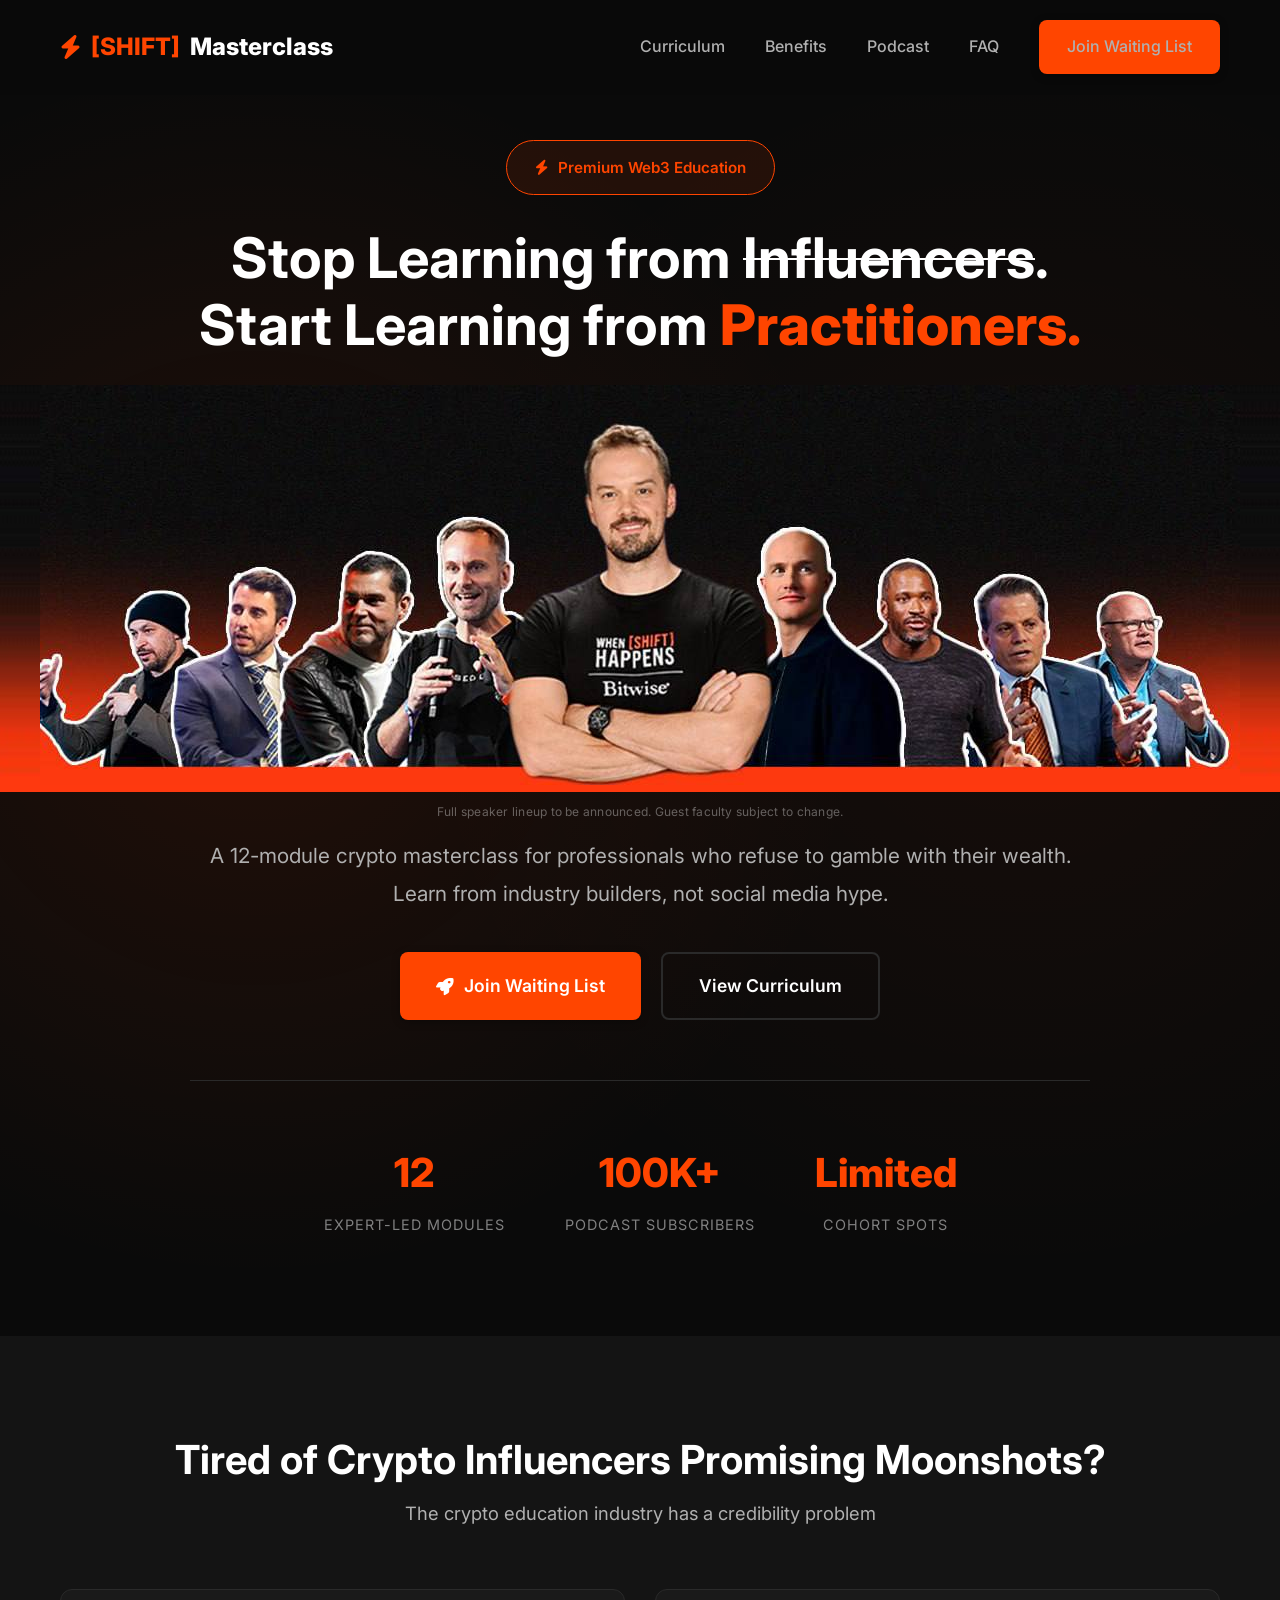
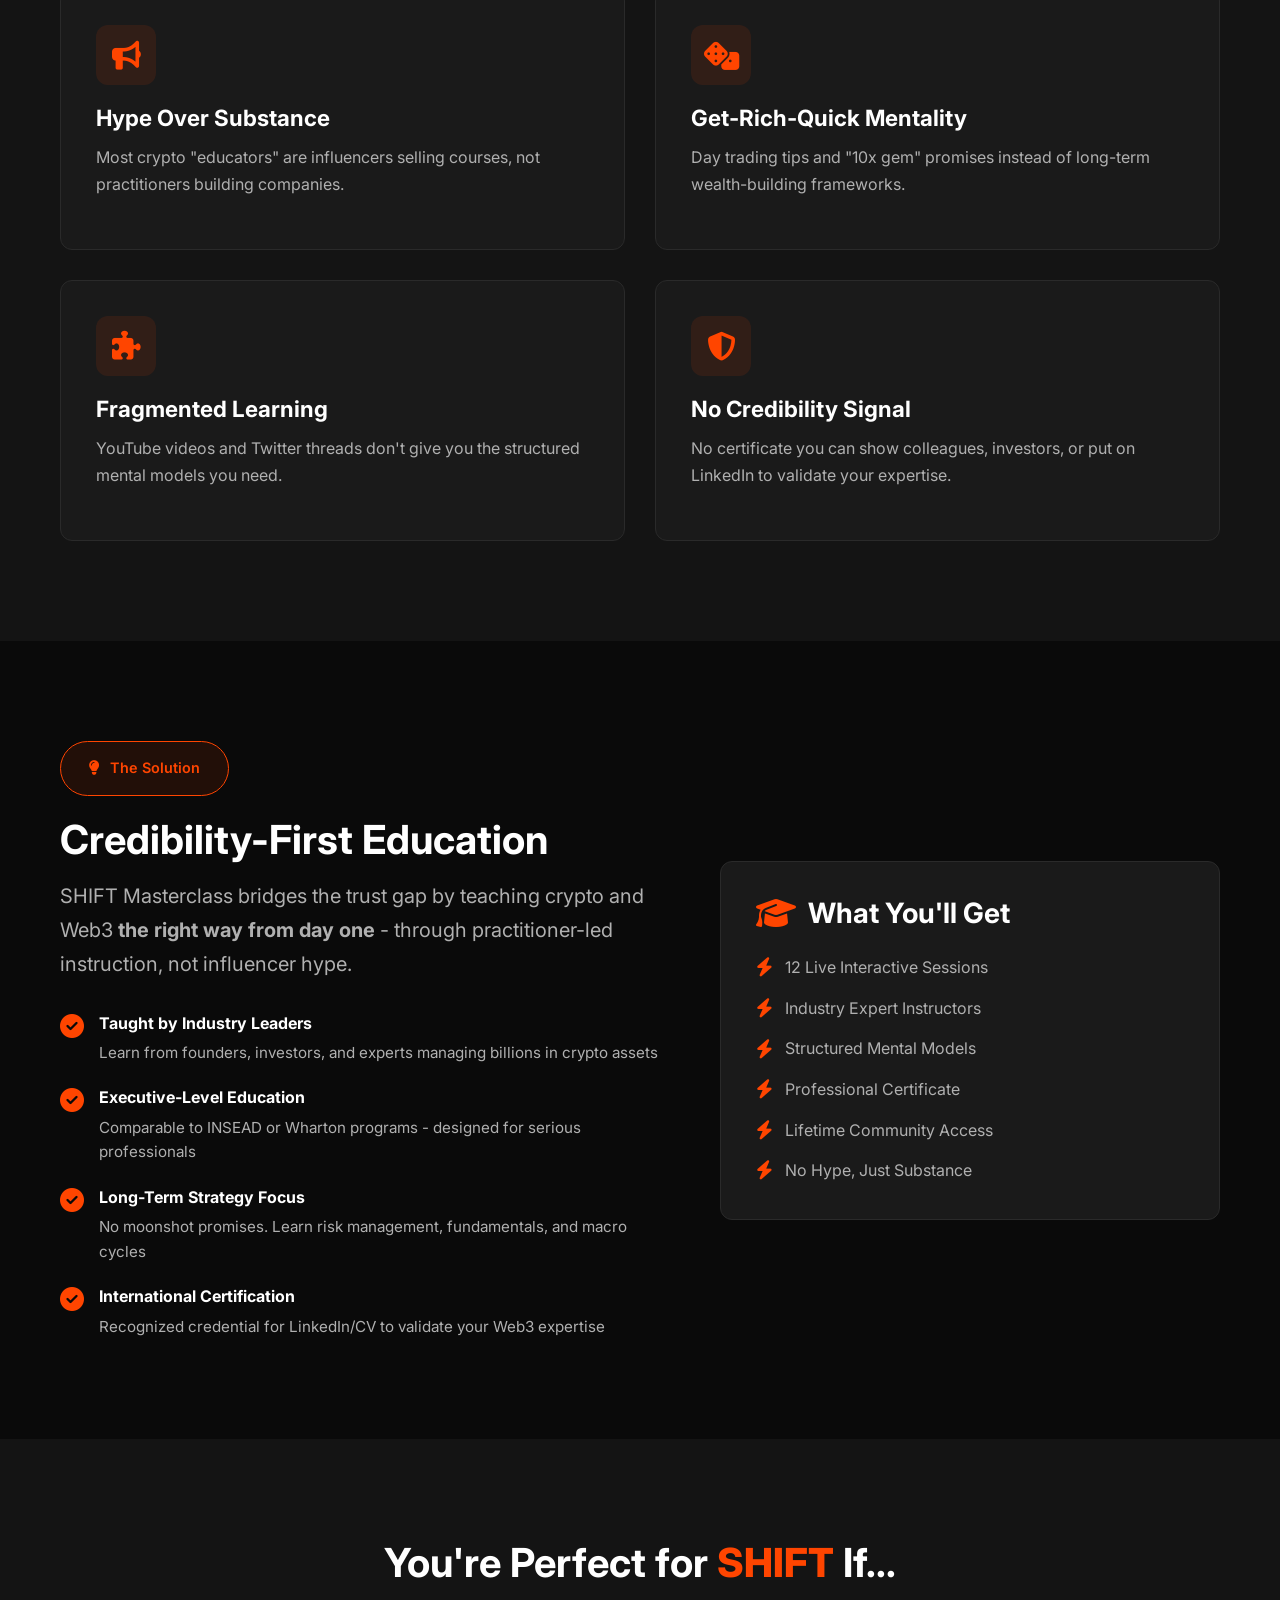
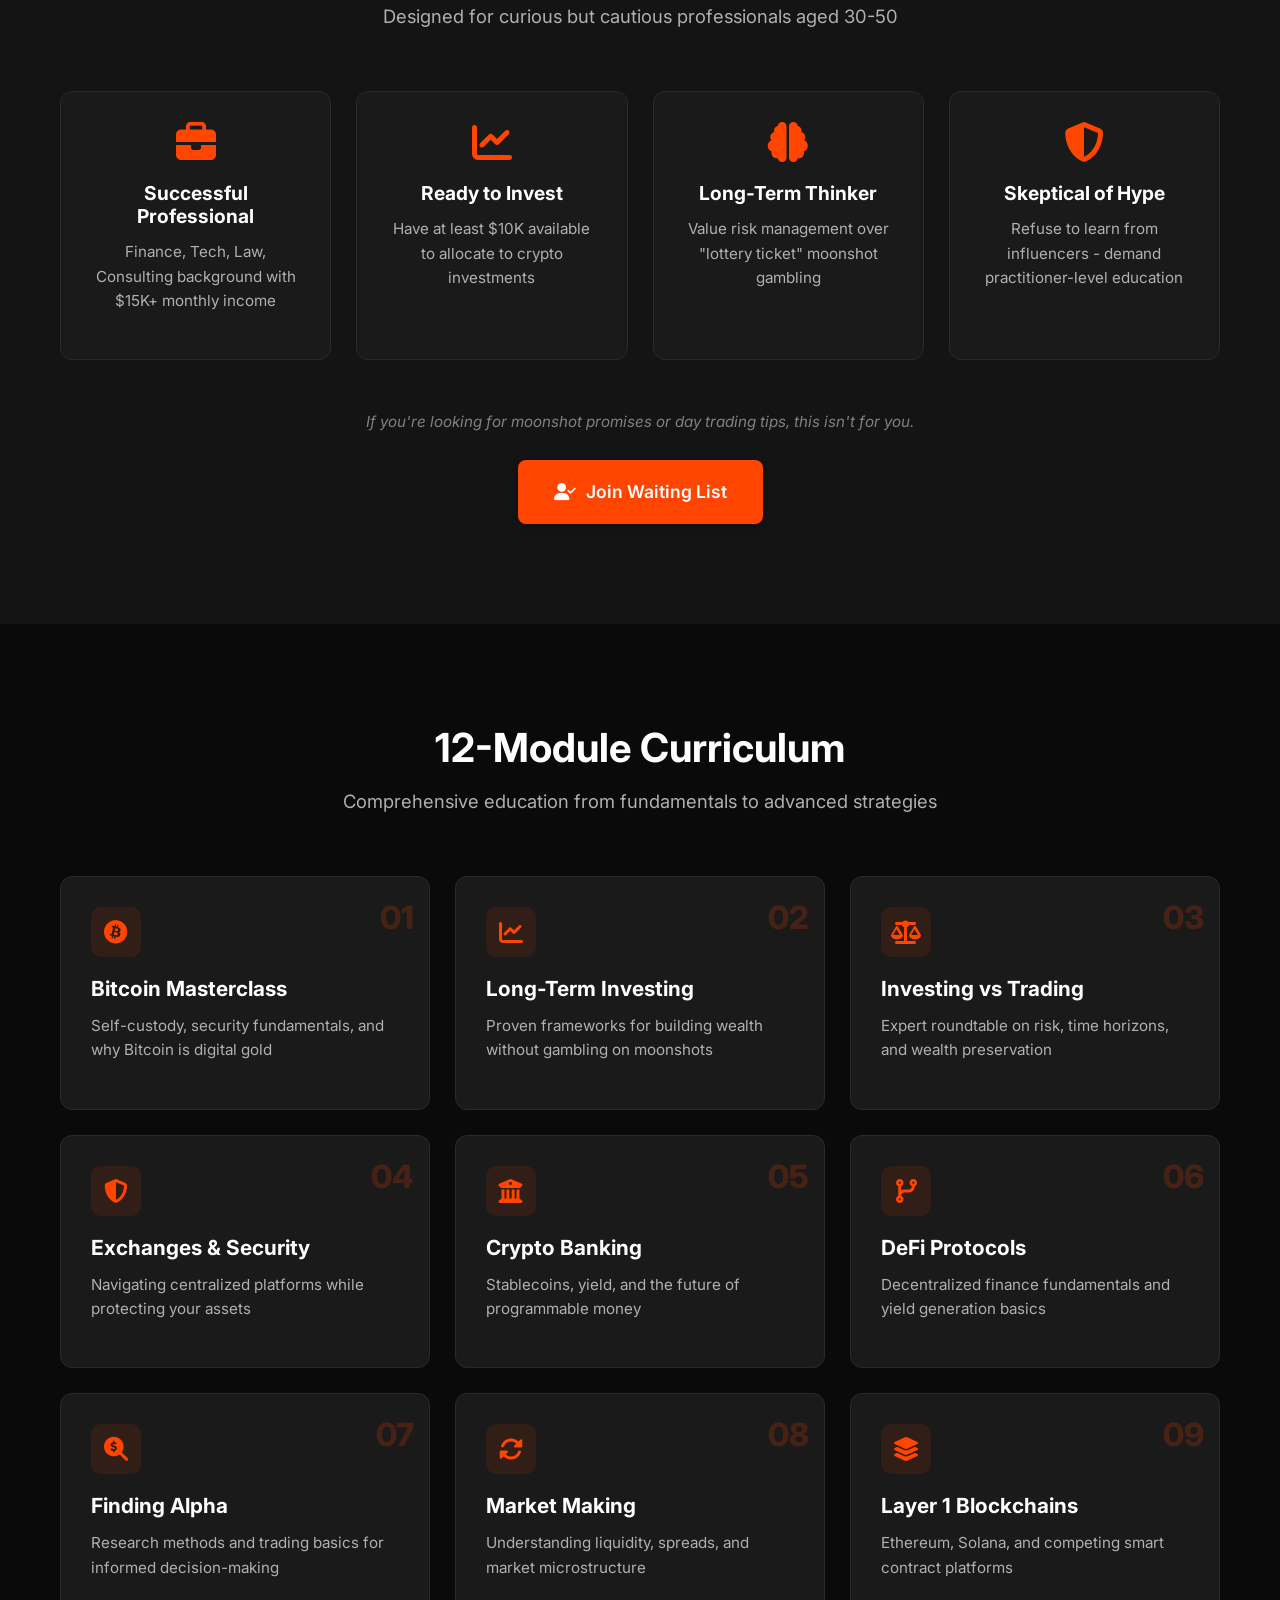
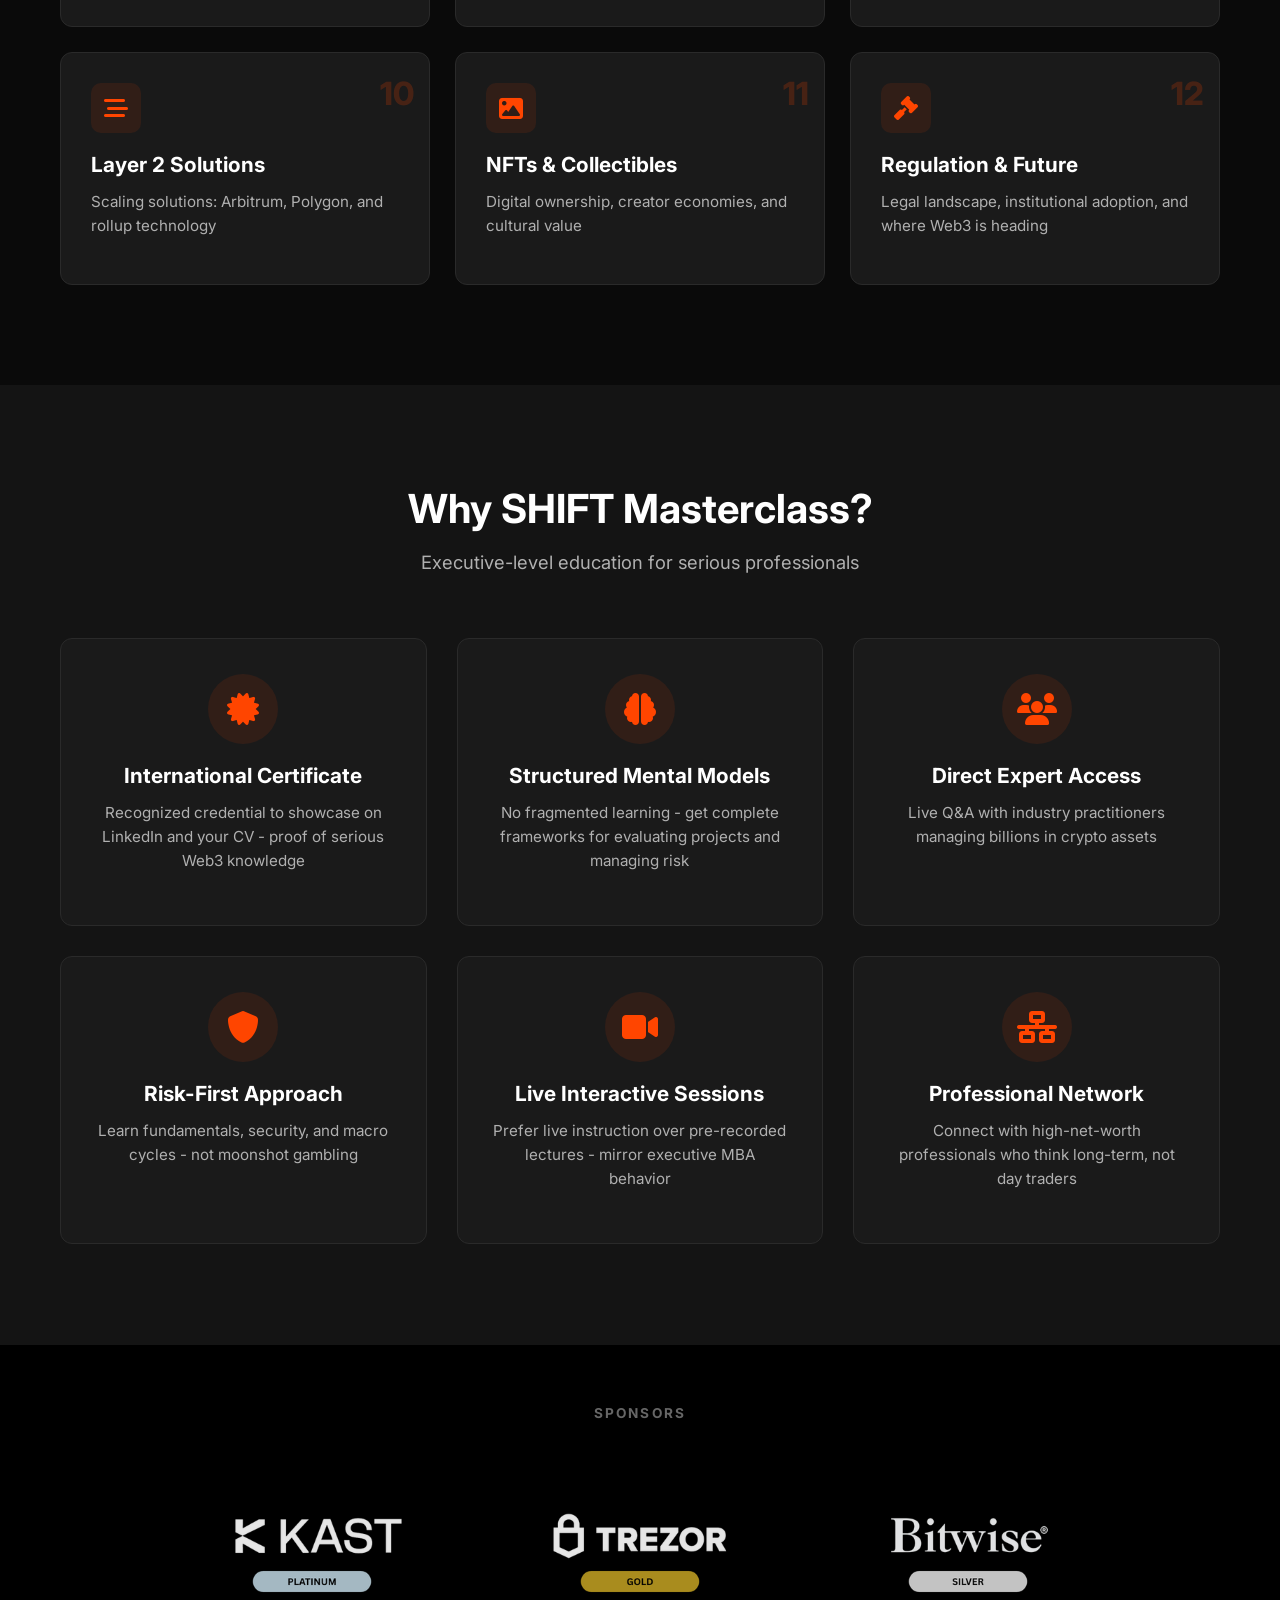
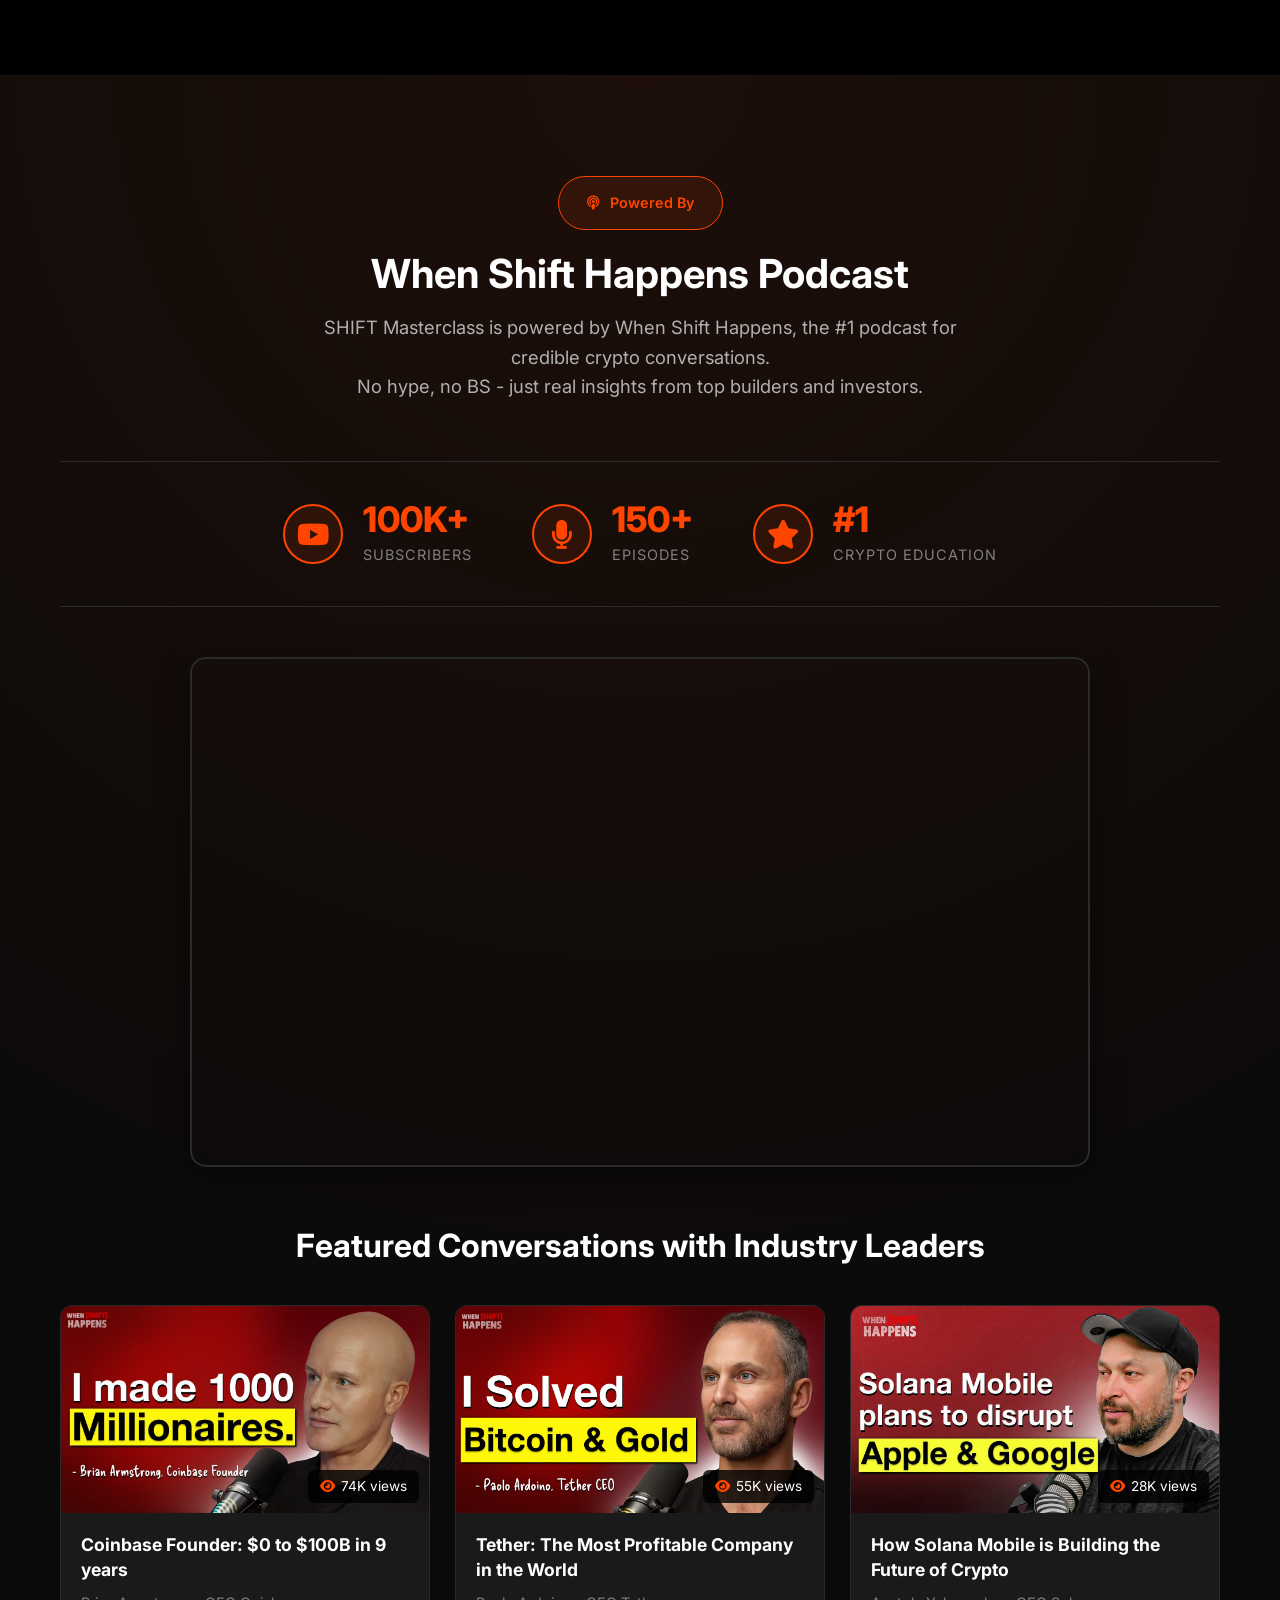
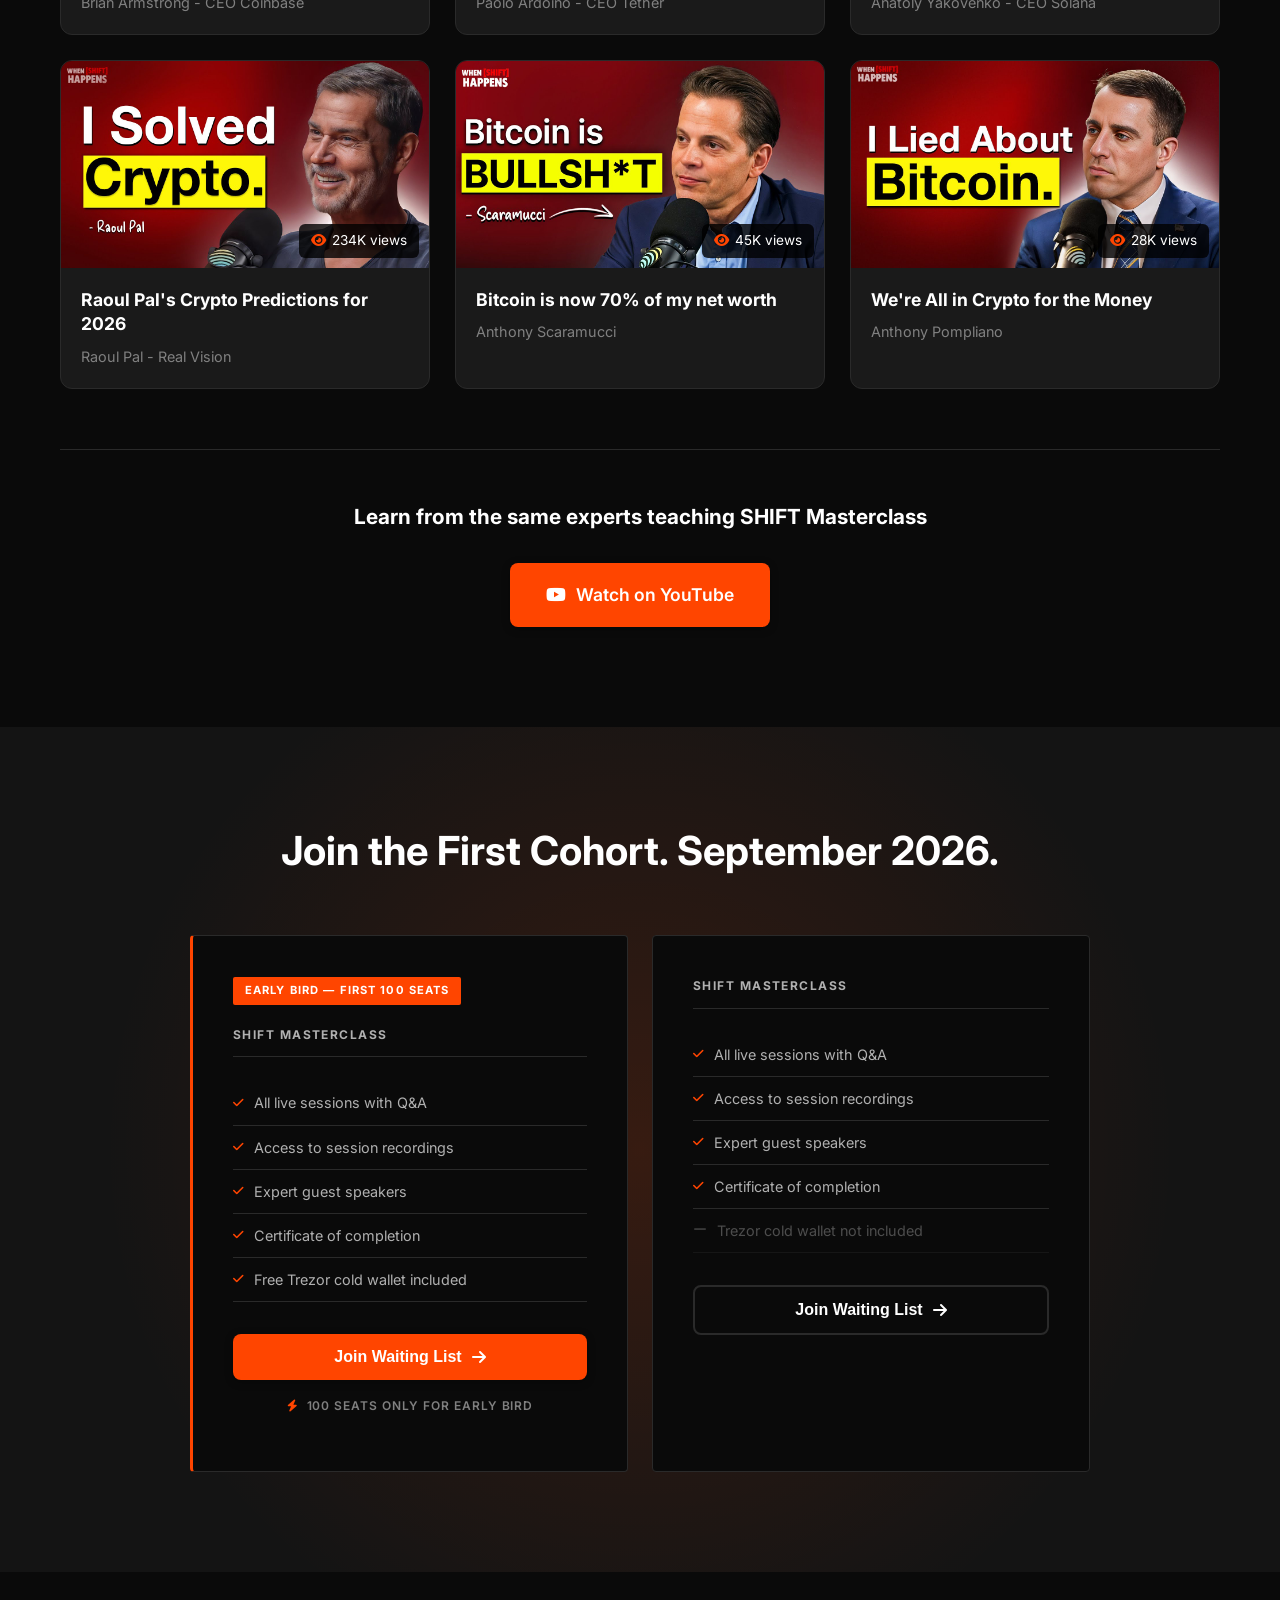
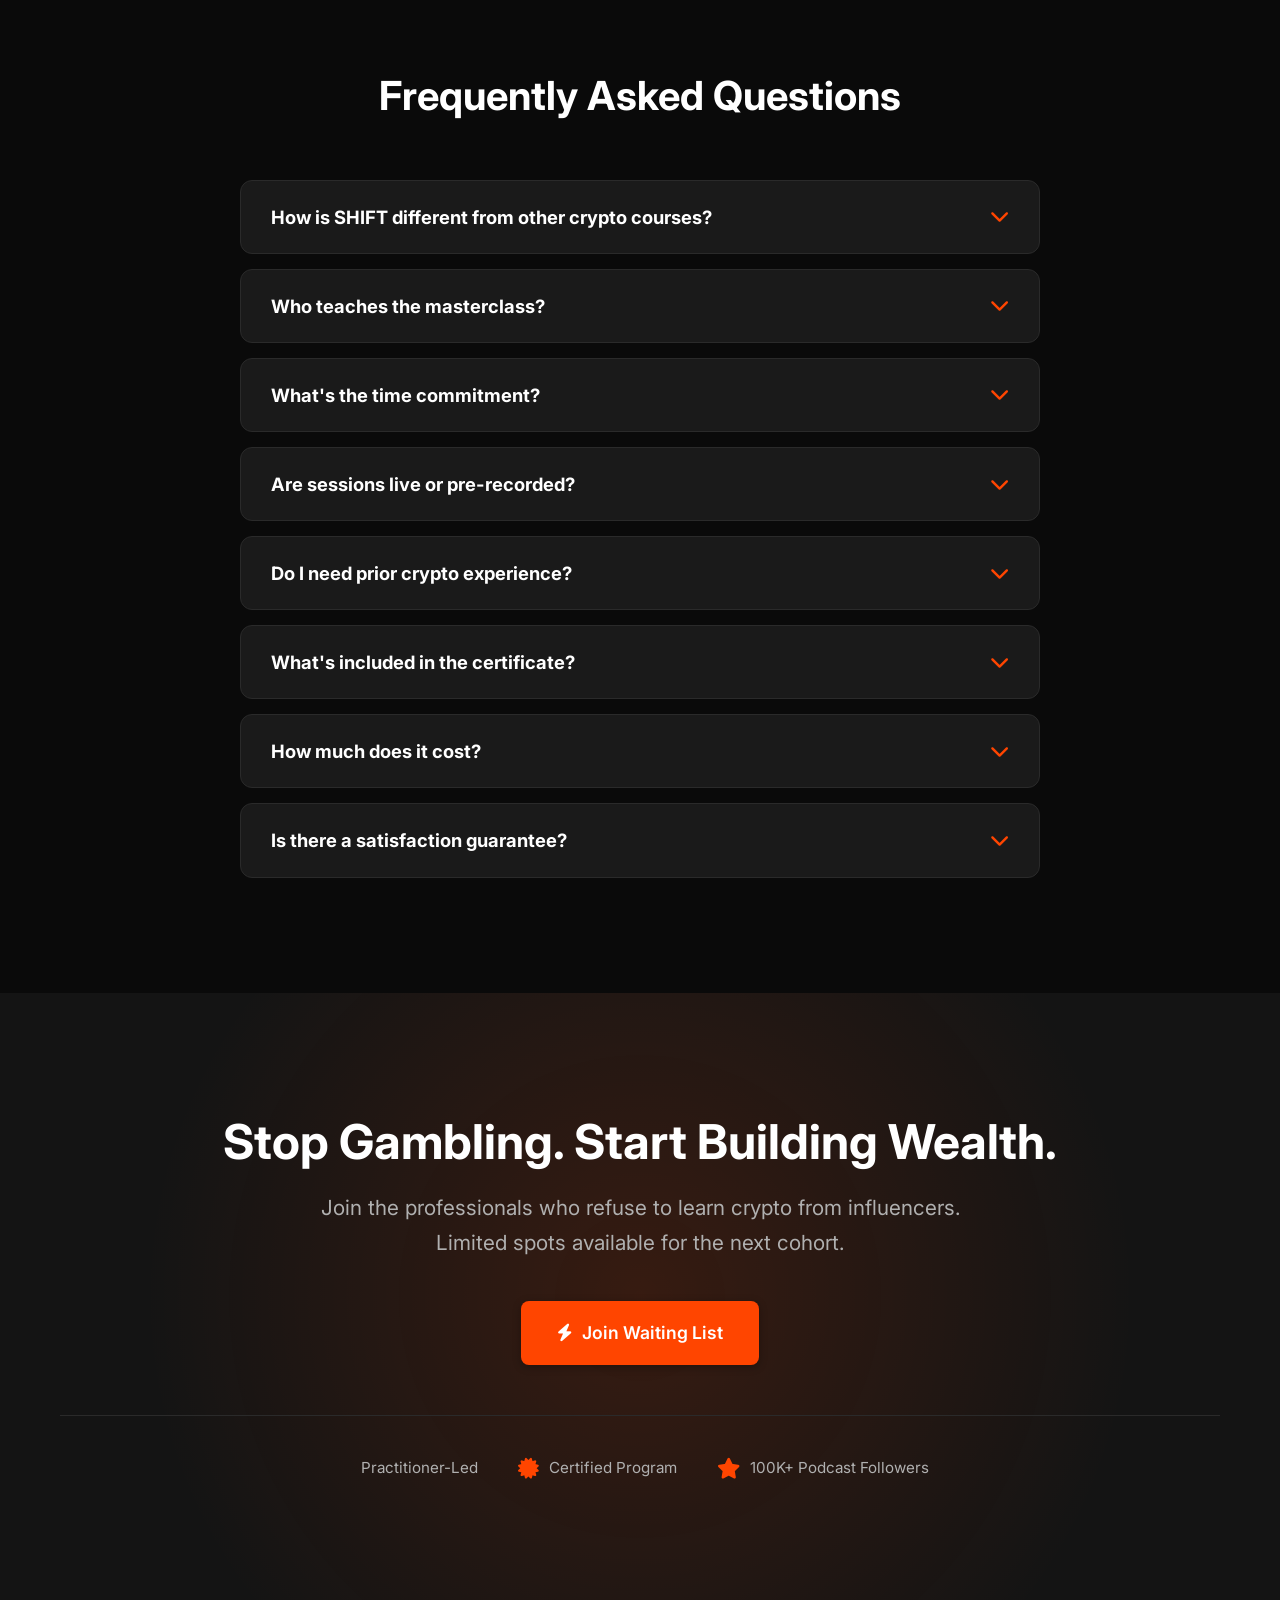
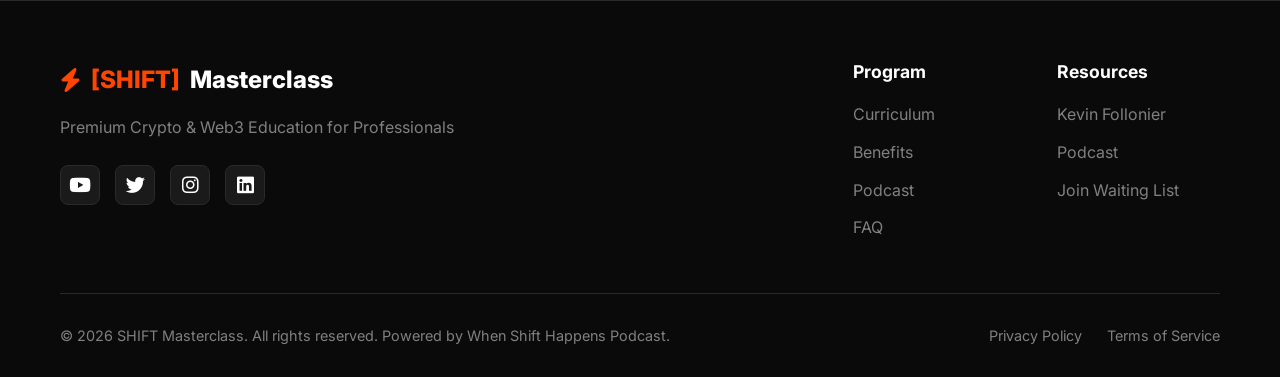
<file: index.html>
<!DOCTYPE html>
<html lang="en">
<head>
    <meta charset="UTF-8">
    <meta name="viewport" content="width=device-width, initial-scale=1.0">
    <title>SHIFT Masterclass - Premium Crypto & Web3 Education for Professionals</title>
    <meta name="description" content="Stop learning from influencers. Start learning from practitioners. Premium crypto education powered by the When Shift Happens podcast.">
    <link rel="stylesheet" href="css/style.css">
    <link rel="stylesheet" href="https://cdnjs.cloudflare.com/ajax/libs/font-awesome/6.4.0/css/all.min.css">
    <link rel="preconnect" href="https://fonts.googleapis.com">
    <link rel="preconnect" href="https://fonts.gstatic.com" crossorigin>
    <link href="https://fonts.googleapis.com/css2?family=Inter:wght@300;400;500;600;700;800;900&display=swap" rel="stylesheet">
</head>
<body>
    <!-- Navigation -->
    <nav class="navbar" id="navbar">
        <div class="container">
            <div class="nav-content">
                <a href="#" class="logo">
                    <i class="fas fa-bolt"></i>
                    <span class="shift-text">[SHIFT]</span> Masterclass
                </a>
                <button class="mobile-menu-toggle" id="mobileMenuToggle">
                    <span></span>
                    <span></span>
                    <span></span>
                </button>
                <ul class="nav-links" id="navLinks">
                    <li><a href="#curriculum">Curriculum</a></li>
                    <li><a href="#benefits">Benefits</a></li>
                    <li><a href="#podcast">Podcast</a></li>
                    <li><a href="#faq">FAQ</a></li>
                    <li><a href="#pricing" class="btn btn-primary">Join Waiting List</a></li>
                </ul>
            </div>
        </div>
    </nav>

    <!-- Hero Section -->
    <section class="hero" id="hero">
        <div class="container">
            <div class="hero-content">
                <div class="hero-badge">
                    <i class="fas fa-bolt"></i> Premium Web3 Education
                </div>
                <h1 class="hero-title">
                    Stop Learning from <span class="strikethrough">Influencers</span>.<br>
                    Start Learning from <span class="shift-text">Practitioners.</span>
                </h1>
                <div class="hero-guests">
                    <img src="images/speakers-banner.jpg" alt="SHIFT Masterclass featured guests">
                </div>
                <p class="speaker-disclaimer">Full speaker lineup to be announced. Guest faculty subject to change.</p>
                <p class="hero-subtitle">
                    A 12-module crypto masterclass for professionals who refuse to gamble with their wealth. 
                    Learn from industry builders, not social media hype.
                </p>
                <div class="hero-cta">
                    <a href="#pricing" class="btn btn-primary btn-large">
                        <i class="fas fa-rocket"></i> Join Waiting List
                    </a>
                    <a href="#curriculum" class="btn btn-secondary btn-large">
                        View Curriculum
                    </a>
                </div>
                <div class="hero-stats">
                    <div class="stat">
                        <div class="stat-number">12</div>
                        <div class="stat-label">Expert-Led Modules</div>
                    </div>
                    <div class="stat">
                        <div class="stat-number">100K+</div>
                        <div class="stat-label">Podcast Subscribers</div>
                    </div>
                    <div class="stat">
                        <div class="stat-number">Limited</div>
                        <div class="stat-label">Cohort Spots</div>
                    </div>
                </div>
            </div>
        </div>
    </section>

    <!-- Problem Section -->
    <section class="problem" id="problem">
        <div class="container">
            <div class="section-header">
                <h2 class="section-title">Tired of Crypto Influencers Promising Moonshots?</h2>
                <p class="section-subtitle">The crypto education industry has a credibility problem</p>
            </div>
            <div class="problem-grid">
                <div class="problem-card">
                    <div class="problem-icon">
                        <i class="fas fa-bullhorn"></i>
                    </div>
                    <h3>Hype Over Substance</h3>
                    <p>Most crypto "educators" are influencers selling courses, not practitioners building companies.</p>
                </div>
                <div class="problem-card">
                    <div class="problem-icon">
                        <i class="fas fa-dice"></i>
                    </div>
                    <h3>Get-Rich-Quick Mentality</h3>
                    <p>Day trading tips and "10x gem" promises instead of long-term wealth-building frameworks.</p>
                </div>
                <div class="problem-card">
                    <div class="problem-icon">
                        <i class="fas fa-puzzle-piece"></i>
                    </div>
                    <h3>Fragmented Learning</h3>
                    <p>YouTube videos and Twitter threads don't give you the structured mental models you need.</p>
                </div>
                <div class="problem-card">
                    <div class="problem-icon">
                        <i class="fas fa-shield-alt"></i>
                    </div>
                    <h3>No Credibility Signal</h3>
                    <p>No certificate you can show colleagues, investors, or put on LinkedIn to validate your expertise.</p>
                </div>
            </div>
        </div>
    </section>

    <!-- Solution Section -->
    <section class="solution" id="solution">
        <div class="container">
            <div class="solution-content">
                <div class="solution-text">
                    <div class="section-badge">
                        <i class="fas fa-lightbulb"></i> The Solution
                    </div>
                    <h2 class="section-title">Credibility-First Education</h2>
                    <p class="lead">
                        SHIFT Masterclass bridges the trust gap by teaching crypto and Web3 
                        <strong>the right way from day one</strong> - through practitioner-led instruction, 
                        not influencer hype.
                    </p>
                    <div class="solution-features">
                        <div class="feature-item">
                            <i class="fas fa-check-circle"></i>
                            <div>
                                <strong>Taught by Industry Leaders</strong>
                                <p>Learn from founders, investors, and experts managing billions in crypto assets</p>
                            </div>
                        </div>
                        <div class="feature-item">
                            <i class="fas fa-check-circle"></i>
                            <div>
                                <strong>Executive-Level Education</strong>
                                <p>Comparable to INSEAD or Wharton programs - designed for serious professionals</p>
                            </div>
                        </div>
                        <div class="feature-item">
                            <i class="fas fa-check-circle"></i>
                            <div>
                                <strong>Long-Term Strategy Focus</strong>
                                <p>No moonshot promises. Learn risk management, fundamentals, and macro cycles</p>
                            </div>
                        </div>
                        <div class="feature-item">
                            <i class="fas fa-check-circle"></i>
                            <div>
                                <strong>International Certification</strong>
                                <p>Recognized credential for LinkedIn/CV to validate your Web3 expertise</p>
                            </div>
                        </div>
                    </div>
                </div>
                <div class="solution-image">
                    <div class="solution-card">
                        <div class="card-header">
                            <i class="fas fa-graduation-cap"></i>
                            <h3>What You'll Get</h3>
                        </div>
                        <ul class="checklist">
                            <li><i class="fas fa-bolt"></i> 12 Live Interactive Sessions</li>
                            <li><i class="fas fa-bolt"></i> Industry Expert Instructors</li>
                            <li><i class="fas fa-bolt"></i> Structured Mental Models</li>
                            <li><i class="fas fa-bolt"></i> Professional Certificate</li>
                            <li><i class="fas fa-bolt"></i> Lifetime Community Access</li>
                            <li><i class="fas fa-bolt"></i> No Hype, Just Substance</li>
                        </ul>
                    </div>
                </div>
            </div>
        </div>
    </section>

    <!-- Target Audience Section -->
    <section class="audience" id="audience">
        <div class="container">
            <div class="section-header">
                <h2 class="section-title">You're Perfect for <span class="shift-text">SHIFT</span> If...</h2>
                <p class="section-subtitle">Designed for curious but cautious professionals aged 30-50</p>
            </div>
            <div class="audience-grid">
                <div class="audience-card">
                    <i class="fas fa-briefcase"></i>
                    <h3>Successful Professional</h3>
                    <p>Finance, Tech, Law, Consulting background with $15K+ monthly income</p>
                </div>
                <div class="audience-card">
                    <i class="fas fa-chart-line"></i>
                    <h3>Ready to Invest</h3>
                    <p>Have at least $10K available to allocate to crypto investments</p>
                </div>
                <div class="audience-card">
                    <i class="fas fa-brain"></i>
                    <h3>Long-Term Thinker</h3>
                    <p>Value risk management over "lottery ticket" moonshot gambling</p>
                </div>
                <div class="audience-card">
                    <i class="fas fa-shield-halved"></i>
                    <h3>Skeptical of Hype</h3>
                    <p>Refuse to learn from influencers - demand practitioner-level education</p>
                </div>
            </div>
            <div class="audience-cta">
                <p class="disclaimer">If you're looking for moonshot promises or day trading tips, this isn't for you.</p>
                <a href="#pricing" class="btn btn-primary btn-large">
                    <i class="fas fa-user-check"></i> Join Waiting List
                </a>
            </div>
        </div>
    </section>

    <!-- Curriculum Section -->
    <section class="curriculum" id="curriculum">
        <div class="container">
            <div class="section-header">
                <h2 class="section-title">12-Module Curriculum</h2>
                <p class="section-subtitle">Comprehensive education from fundamentals to advanced strategies</p>
            </div>
            <div class="curriculum-grid">
                <div class="module-card">
                    <div class="module-number">01</div>
                    <div class="module-icon"><i class="fab fa-bitcoin"></i></div>
                    <h3>Bitcoin Masterclass</h3>
                    <p>Self-custody, security fundamentals, and why Bitcoin is digital gold</p>
                </div>
                <div class="module-card">
                    <div class="module-number">02</div>
                    <div class="module-icon"><i class="fas fa-chart-line"></i></div>
                    <h3>Long-Term Investing</h3>
                    <p>Proven frameworks for building wealth without gambling on moonshots</p>
                </div>
                <div class="module-card">
                    <div class="module-number">03</div>
                    <div class="module-icon"><i class="fas fa-balance-scale"></i></div>
                    <h3>Investing vs Trading</h3>
                    <p>Expert roundtable on risk, time horizons, and wealth preservation</p>
                </div>
                <div class="module-card">
                    <div class="module-number">04</div>
                    <div class="module-icon"><i class="fas fa-shield-alt"></i></div>
                    <h3>Exchanges & Security</h3>
                    <p>Navigating centralized platforms while protecting your assets</p>
                </div>
                <div class="module-card">
                    <div class="module-number">05</div>
                    <div class="module-icon"><i class="fas fa-university"></i></div>
                    <h3>Crypto Banking</h3>
                    <p>Stablecoins, yield, and the future of programmable money</p>
                </div>
                <div class="module-card">
                    <div class="module-number">06</div>
                    <div class="module-icon"><i class="fas fa-code-branch"></i></div>
                    <h3>DeFi Protocols</h3>
                    <p>Decentralized finance fundamentals and yield generation basics</p>
                </div>
                <div class="module-card">
                    <div class="module-number">07</div>
                    <div class="module-icon"><i class="fas fa-search-dollar"></i></div>
                    <h3>Finding Alpha</h3>
                    <p>Research methods and trading basics for informed decision-making</p>
                </div>
                <div class="module-card">
                    <div class="module-number">08</div>
                    <div class="module-icon"><i class="fas fa-sync-alt"></i></div>
                    <h3>Market Making</h3>
                    <p>Understanding liquidity, spreads, and market microstructure</p>
                </div>
                <div class="module-card">
                    <div class="module-number">09</div>
                    <div class="module-icon"><i class="fas fa-layer-group"></i></div>
                    <h3>Layer 1 Blockchains</h3>
                    <p>Ethereum, Solana, and competing smart contract platforms</p>
                </div>
                <div class="module-card">
                    <div class="module-number">10</div>
                    <div class="module-icon"><i class="fas fa-stream"></i></div>
                    <h3>Layer 2 Solutions</h3>
                    <p>Scaling solutions: Arbitrum, Polygon, and rollup technology</p>
                </div>
                <div class="module-card">
                    <div class="module-number">11</div>
                    <div class="module-icon"><i class="fas fa-image"></i></div>
                    <h3>NFTs & Collectibles</h3>
                    <p>Digital ownership, creator economies, and cultural value</p>
                </div>
                <div class="module-card">
                    <div class="module-number">12</div>
                    <div class="module-icon"><i class="fas fa-gavel"></i></div>
                    <h3>Regulation & Future</h3>
                    <p>Legal landscape, institutional adoption, and where Web3 is heading</p>
                </div>
            </div>
        </div>
    </section>

    <!-- Benefits Section -->
    <section class="benefits" id="benefits">
        <div class="container">
            <div class="section-header">
                <h2 class="section-title">Why SHIFT Masterclass?</h2>
                <p class="section-subtitle">Executive-level education for serious professionals</p>
            </div>
            <div class="benefits-grid">
                <div class="benefit-card">
                    <div class="benefit-icon">
                        <i class="fas fa-certificate"></i>
                    </div>
                    <h3>International Certificate</h3>
                    <p>Recognized credential to showcase on LinkedIn and your CV - proof of serious Web3 knowledge</p>
                </div>
                <div class="benefit-card">
                    <div class="benefit-icon">
                        <i class="fas fa-brain"></i>
                    </div>
                    <h3>Structured Mental Models</h3>
                    <p>No fragmented learning - get complete frameworks for evaluating projects and managing risk</p>
                </div>
                <div class="benefit-card">
                    <div class="benefit-icon">
                        <i class="fas fa-users"></i>
                    </div>
                    <h3>Direct Expert Access</h3>
                    <p>Live Q&A with industry practitioners managing billions in crypto assets</p>
                </div>
                <div class="benefit-card">
                    <div class="benefit-icon">
                        <i class="fas fa-shield"></i>
                    </div>
                    <h3>Risk-First Approach</h3>
                    <p>Learn fundamentals, security, and macro cycles - not moonshot gambling</p>
                </div>
                <div class="benefit-card">
                    <div class="benefit-icon">
                        <i class="fas fa-video"></i>
                    </div>
                    <h3>Live Interactive Sessions</h3>
                    <p>Prefer live instruction over pre-recorded lectures - mirror executive MBA behavior</p>
                </div>
                <div class="benefit-card">
                    <div class="benefit-icon">
                        <i class="fas fa-network-wired"></i>
                    </div>
                    <h3>Professional Network</h3>
                    <p>Connect with high-net-worth professionals who think long-term, not day traders</p>
                </div>
            </div>
        </div>
    </section>

    <!-- Sponsors Strip -->
    <section class="sponsors-strip">
        <div class="container">
            <h2 class="sponsors-title">Sponsors</h2>
            <div class="sponsors-logos">
                <img src="images/Kast-logo.png" alt="Kast" class="sponsor-logo">
                <img src="images/trezor-logo.png" alt="Trezor" class="sponsor-logo">
                <img src="images/Bitwise-logo.png" alt="Bitwise" class="sponsor-logo">
            </div>
        </div>
    </section>

    <!-- Podcast Showcase Section - NEW -->
    <section class="podcast-showcase" id="podcast">
        <div class="container">
            <div class="section-header">
                <div class="section-badge">
                    <i class="fas fa-podcast"></i> Powered By
                </div>
                <h2 class="section-title">When Shift Happens Podcast</h2>
                <p class="section-subtitle">
                    SHIFT Masterclass is powered by When Shift Happens, the #1 podcast for credible crypto conversations. 
                    <br>No hype, no BS - just real insights from top builders and investors.
                </p>
            </div>

            <!-- Podcast Stats -->
            <div class="podcast-stats">
                <div class="podcast-stat">
                    <div class="stat-icon"><i class="fab fa-youtube"></i></div>
                    <div class="stat-content">
                        <div class="stat-number">100K+</div>
                        <div class="stat-label">Subscribers</div>
                    </div>
                </div>
                <div class="podcast-stat">
                    <div class="stat-icon"><i class="fas fa-microphone"></i></div>
                    <div class="stat-content">
                        <div class="stat-number">150+</div>
                        <div class="stat-label">Episodes</div>
                    </div>
                </div>
                <div class="podcast-stat">
                    <div class="stat-icon"><i class="fas fa-star"></i></div>
                    <div class="stat-content">
                        <div class="stat-number">#1</div>
                        <div class="stat-label">Crypto Education</div>
                    </div>
                </div>
            </div>

            <!-- YouTube Video Embed -->
            <div class="youtube-preview">
                <div class="youtube-embed">
                    <iframe 
                        width="100%" 
                        height="100%" 
                        src="https://www.youtube-nocookie.com/embed/NK9kBiZTRqw?rel=0&modestbranding=1" 
                        title="Coinbase Founder: $0 to $100B in 9 years" 
                        frameborder="0" 
                        allow="accelerometer; autoplay; clipboard-write; encrypted-media; gyroscope; picture-in-picture; web-share" 
                        referrerpolicy="strict-origin-when-cross-origin"
                        allowfullscreen>
                    </iframe>
                </div>
            </div>

            <!-- Featured Episodes Grid -->
            <div class="episodes-header">
                <h3>Featured Conversations with Industry Leaders</h3>
            </div>
            <div class="episodes-grid">
                <div class="episode-card" data-episode-url="https://www.youtube.com/watch?v=NK9kBiZTRqw&t=4083s">
                    <div class="episode-thumbnail">
                        <img src="images/ep1-raoul.jpg" alt="Brian Armstrong Interview">
                        <div class="episode-views">
                            <i class="fas fa-eye"></i> 74K views
                        </div>
                    </div>
                    <div class="episode-info">
                        <h4>Coinbase Founder: $0 to $100B in 9 years</h4>
                        <p class="episode-guest">Brian Armstrong - CEO Coinbase</p>
                    </div>
                </div>
                <div class="episode-card" data-episode-url="https://www.youtube.com/watch?v=xXRxV-e7crI&t=662s">
                    <div class="episode-thumbnail">
                        <img src="images/ep2-coinbase.jpg" alt="Paolo Ardoino Interview">
                        <div class="episode-views">
                            <i class="fas fa-eye"></i> 55K views
                        </div>
                    </div>
                    <div class="episode-info">
                        <h4>Tether: The Most Profitable Company in the World</h4>
                        <p class="episode-guest">Paolo Ardoino - CEO Tether</p>
                    </div>
                </div>
                <div class="episode-card" data-episode-url="https://www.youtube.com/watch?v=wTDH0_3JKLU&t=27s">
                    <div class="episode-thumbnail">
                        <img src="images/ep3-polygon.jpg" alt="Anatoly Yakovenko Interview">
                        <div class="episode-views">
                            <i class="fas fa-eye"></i> 28K views
                        </div>
                    </div>
                    <div class="episode-info">
                        <h4>How Solana Mobile is Building the Future of Crypto</h4>
                        <p class="episode-guest">Anatoly Yakovenko - CEO Solana</p>
                    </div>
                </div>
                <div class="episode-card" data-episode-url="https://www.youtube.com/watch?v=q15uDEi5_Jg&t=1s">
                    <div class="episode-thumbnail">
                        <img src="images/ep4-jupiter.jpg" alt="Raoul Pal Interview">
                        <div class="episode-views">
                            <i class="fas fa-eye"></i> 234K views
                        </div>
                    </div>
                    <div class="episode-info">
                        <h4>Raoul Pal's Crypto Predictions for 2026</h4>
                        <p class="episode-guest">Raoul Pal - Real Vision</p>
                    </div>
                </div>
                <div class="episode-card" data-episode-url="https://www.youtube.com/watch?v=0_mIQlTE-KM&t=3698s">
                    <div class="episode-thumbnail">
                        <img src="images/ep5-novogratz.jpg" alt="Anthony Scaramucci Interview">
                        <div class="episode-views">
                            <i class="fas fa-eye"></i> 45K views
                        </div>
                    </div>
                    <div class="episode-info">
                        <h4>Bitcoin is now 70% of my net worth</h4>
                        <p class="episode-guest">Anthony Scaramucci</p>
                    </div>
                </div>
                <div class="episode-card" data-episode-url="https://www.youtube.com/watch?v=g5w6Wggp118">
                    <div class="episode-thumbnail">
                        <img src="images/ep6-bybit.jpg" alt="Anthony Pompliano Interview">
                        <div class="episode-views">
                            <i class="fas fa-eye"></i> 28K views
                        </div>
                    </div>
                    <div class="episode-info">
                        <h4>We're All in Crypto for the Money</h4>
                        <p class="episode-guest">Anthony Pompliano</p>
                    </div>
                </div>
            </div>

            <!-- Podcast CTA -->
            <div class="podcast-cta">
                <p class="podcast-tagline">
                    <strong>Learn from the same experts teaching SHIFT Masterclass</strong>
                </p>
                <a href="https://www.youtube.com/@when-shift-happens" target="_blank" class="btn btn-primary btn-large">
                    <i class="fab fa-youtube"></i> Watch on YouTube
                </a>
            </div>
        </div>
    </section>

    <!-- Pricing Section -->
    <section class="pricing" id="pricing">
        <div class="container">
            <div class="section-header" style="text-align:center;">
                <h2 class="section-title">Join the First Cohort. September 2026.</h2>
            </div>
            <div class="pricing-cards">
                <!-- Early Bird -->
                <div class="pricing-card pricing-card--featured">
                    <div class="pricing-card__badge">Early Bird — First 100 Seats</div>
                    <div class="pricing-card__name">SHIFT Masterclass</div>
                    <ul class="pricing-card__features">
                        <li><i class="fas fa-check"></i> All live sessions with Q&amp;A</li>
                        <li><i class="fas fa-check"></i> Access to session recordings</li>
                        <li><i class="fas fa-check"></i> Expert guest speakers</li>
                        <li><i class="fas fa-check"></i> Certificate of completion</li>
                        <li><i class="fas fa-check"></i> Free Trezor cold wallet included</li>
                    </ul>
                    <button type="button" class="btn btn-primary btn-block" data-open-modal="enrollModal">Join Waiting List <i class="fas fa-arrow-right"></i></button>
                    <p class="pricing-card__note"><i class="fas fa-bolt"></i> 100 seats only for early bird</p>
                </div>
                <!-- Regular -->
                <div class="pricing-card">
                    <div class="pricing-card__name">SHIFT Masterclass</div>
                    <ul class="pricing-card__features">
                        <li><i class="fas fa-check"></i> All live sessions with Q&amp;A</li>
                        <li><i class="fas fa-check"></i> Access to session recordings</li>
                        <li><i class="fas fa-check"></i> Expert guest speakers</li>
                        <li><i class="fas fa-check"></i> Certificate of completion</li>
                        <li class="pricing-card__feature--excluded"><i class="fas fa-minus"></i> Trezor cold wallet not included</li>
                    </ul>
                    <button type="button" class="btn btn-secondary btn-block" data-open-modal="enrollModal">Join Waiting List <i class="fas fa-arrow-right"></i></button>
                </div>
            </div>
        </div>
    </section>

    <!-- FAQ Section -->
    <section class="faq" id="faq">
        <div class="container">
            <div class="section-header">
                <h2 class="section-title">Frequently Asked Questions</h2>
            </div>
            <div class="faq-container">
                <div class="faq-item">
                    <div class="faq-question">
                        <h3>How is SHIFT different from other crypto courses?</h3>
                        <i class="fas fa-chevron-down"></i>
                    </div>
                    <div class="faq-answer">
                        <p>SHIFT is taught by <strong>industry practitioners</strong> - founders, investors, and experts managing billions in crypto - not influencers selling courses. We focus on long-term wealth building, risk management, and fundamentals, not moonshot gambling. Plus, you get an internationally recognized certificate to validate your expertise.</p>
                    </div>
                </div>
                <div class="faq-item">
                    <div class="faq-question">
                        <h3>Who teaches the masterclass?</h3>
                        <i class="fas fa-chevron-down"></i>
                    </div>
                    <div class="faq-answer">
                        <p>The course is hosted by Kevin Follonier (host of the When Shift Happens Podcast) and multiple instructors include guests from the When Shift Happens podcast: founders of major crypto companies, institutional investors, DeFi protocol creators, and industry veterans with real-world experience building and managing billions in digital assets.</p>
                    </div>
                </div>
                <div class="faq-item">
                    <div class="faq-question">
                        <h3>What's the time commitment?</h3>
                        <i class="fas fa-chevron-down"></i>
                    </div>
                    <div class="faq-answer">
                        <p>The program runs for 2 weeks, 5 days per week with one 60 to 90-minute live session per day. Sessions are scheduled for professional availability (evenings/weekends). Expect 6-9 hours per week for the live session plus self-study.</p>
                    </div>
                </div>
                <div class="faq-item">
                    <div class="faq-question">
                        <h3>Are sessions live or pre-recorded?</h3>
                        <i class="fas fa-chevron-down"></i>
                    </div>
                    <div class="faq-answer">
                        <p><strong>Live and interactive.</strong> We believe in real-time learning with direct Q&A access to instructors. Sessions are recorded for review, but live attendance is strongly encouraged for maximum value.</p>
                    </div>
                </div>
                <div class="faq-item">
                    <div class="faq-question">
                        <h3>Do I need prior crypto experience?</h3>
                        <i class="fas fa-chevron-down"></i>
                    </div>
                    <div class="faq-answer">
                        <p>No prior experience required. The curriculum starts with Bitcoin fundamentals and progressively builds to advanced topics. The program is designed for curious professionals who are new to crypto but serious about learning properly.</p>
                    </div>
                </div>
                <div class="faq-item">
                    <div class="faq-question">
                        <h3>What's included in the certificate?</h3>
                        <i class="fas fa-chevron-down"></i>
                    </div>
                    <div class="faq-answer">
                        <p>Upon completion, you receive an <strong>internationally recognized certificate</strong> validated by When Shift Happens and program sponsors. Perfect for LinkedIn, your CV, or demonstrating Web3 expertise to colleagues and investors.</p>
                    </div>
                </div>
                <div class="faq-item">
                    <div class="faq-question">
                        <h3>How much does it cost?</h3>
                        <i class="fas fa-chevron-down"></i>
                    </div>
                    <div class="faq-answer">
                        <p>The SHIFT Masterclass is priced at <strong>$850 Early Bird (first 100 seats)</strong> or <strong>$999 regular price</strong>. This is executive-level education comparable to MBA programs — premium pricing reflects the quality, expert access, and career value. Think INSEAD or Wharton for Web3.</p>
                    </div>
                </div>
                <div class="faq-item">
                    <div class="faq-question">
                        <h3>Is there a satisfaction guarantee?</h3>
                        <i class="fas fa-chevron-down"></i>
                    </div>
                    <div class="faq-answer">
                        <p>Yes. If after the first two modules you feel SHIFT isn't delivering practitioner-level value, we offer a full refund. We're confident in the quality and want committed participants who benefit fully.</p>
                    </div>
                </div>
            </div>
        </div>
    </section>

    <!-- Final CTA Section -->
    <section class="final-cta">
        <div class="container">
            <div class="cta-content">
                <h2 class="cta-title">Stop Gambling. Start Building Wealth.</h2>
                <p class="cta-subtitle">
                    Join the professionals who refuse to learn crypto from influencers. 
                    <br>Limited spots available for the next cohort.
                </p>
                <a href="#pricing" class="btn btn-primary btn-large">
                    <i class="fas fa-bolt"></i> Join Waiting List
                </a>
                <div class="cta-trust">
                    <div class="trust-badge">
                        <i class="fas fa-shield-check"></i>
                        <span>Practitioner-Led</span>
                    </div>
                    <div class="trust-badge">
                        <i class="fas fa-certificate"></i>
                        <span>Certified Program</span>
                    </div>
                    <div class="trust-badge">
                        <i class="fas fa-star"></i>
                        <span>100K+ Podcast Followers</span>
                    </div>
                </div>
            </div>
        </div>
    </section>

    <!-- Footer -->
    <footer class="footer">
        <div class="container">
            <div class="footer-content">
                <div class="footer-brand">
                    <div class="logo">
                        <i class="fas fa-bolt"></i>
                        <span class="shift-text">[SHIFT]</span> Masterclass
                    </div>
                    <p>Premium Crypto & Web3 Education for Professionals</p>
                    <div class="social-links">
                        <a href="https://www.youtube.com/@when-shift-happens" target="_blank" aria-label="YouTube">
                            <i class="fab fa-youtube"></i>
                        </a>
                        <a href="https://twitter.com/KevinWSHPod" target="_blank" aria-label="Twitter">
                            <i class="fab fa-twitter"></i>
                        </a>
                        <a href="https://www.instagram.com/kevinfollonier" target="_blank" aria-label="Instagram">
                            <i class="fab fa-instagram"></i>
                        </a>
                        <a href="https://www.linkedin.com/in/kevinfollonier" target="_blank" aria-label="LinkedIn">
                            <i class="fab fa-linkedin"></i>
                        </a>
                    </div>
                </div>
                <div class="footer-links">
                    <div class="footer-column">
                        <h4>Program</h4>
                        <ul>
                            <li><a href="#curriculum">Curriculum</a></li>
                            <li><a href="#benefits">Benefits</a></li>
                            <li><a href="#podcast">Podcast</a></li>
                            <li><a href="#faq">FAQ</a></li>
                        </ul>
                    </div>
                    <div class="footer-column">
                        <h4>Resources</h4>
                        <ul>
                            <li><a href="https://www.kevinfollonier.com" target="_blank">Kevin Follonier</a></li>
                            <li><a href="https://www.youtube.com/@when-shift-happens" target="_blank">Podcast</a></li>
                            <li><a href="#pricing">Join Waiting List</a></li>
                        </ul>
                    </div>
                </div>
            </div>
            <div class="footer-bottom">
                <p>&copy; 2026 SHIFT Masterclass. All rights reserved. Powered by When Shift Happens Podcast.</p>
                <div class="footer-legal">
                    <a href="#">Privacy Policy</a>
                    <a href="#">Terms of Service</a>
                </div>
            </div>
        </div>
    </footer>

    <!-- Enrol Modal -->
    <div class="modal-overlay" id="enrollModal" role="dialog" aria-modal="true" aria-labelledby="modalTitle">
        <div class="modal">
            <button class="modal__close" id="modalClose" aria-label="Close">&times;</button>
            <h3 class="modal__title" id="modalTitle">Reserve Your Early Bird Seat</h3>
            <p class="modal__subtitle">100 seats only · September 2026 cohort</p>
            <form id="enrollmentForm" method="POST" action="https://formsubmit.co/whenshifthappens.pod@gmail.com">
                <div class="form-group">
                    <label for="fullName">Full Name *</label>
                    <input type="text" id="fullName" name="fullName" required>
                </div>
                <div class="form-group">
                    <label for="email">Email Address *</label>
                    <input type="email" id="email" name="email" required>
                </div>
                <div class="form-group">
                    <label for="linkedin">LinkedIn Profile (optional)</label>
                    <input type="url" id="linkedin" name="linkedin" placeholder="https://linkedin.com/in/yourprofile">
                </div>
                <input type="hidden" name="_captcha" value="false">
                <button type="submit" class="btn btn-primary btn-block">
                    <i class="fas fa-paper-plane"></i> Submit Application
                </button>
                <p class="form-note">We review applications within 48 hours. Limited spots available per cohort.</p>
            </form>
        </div>
    </div>

    <script src="js/main.js"></script>
</body>
</html>
</file>
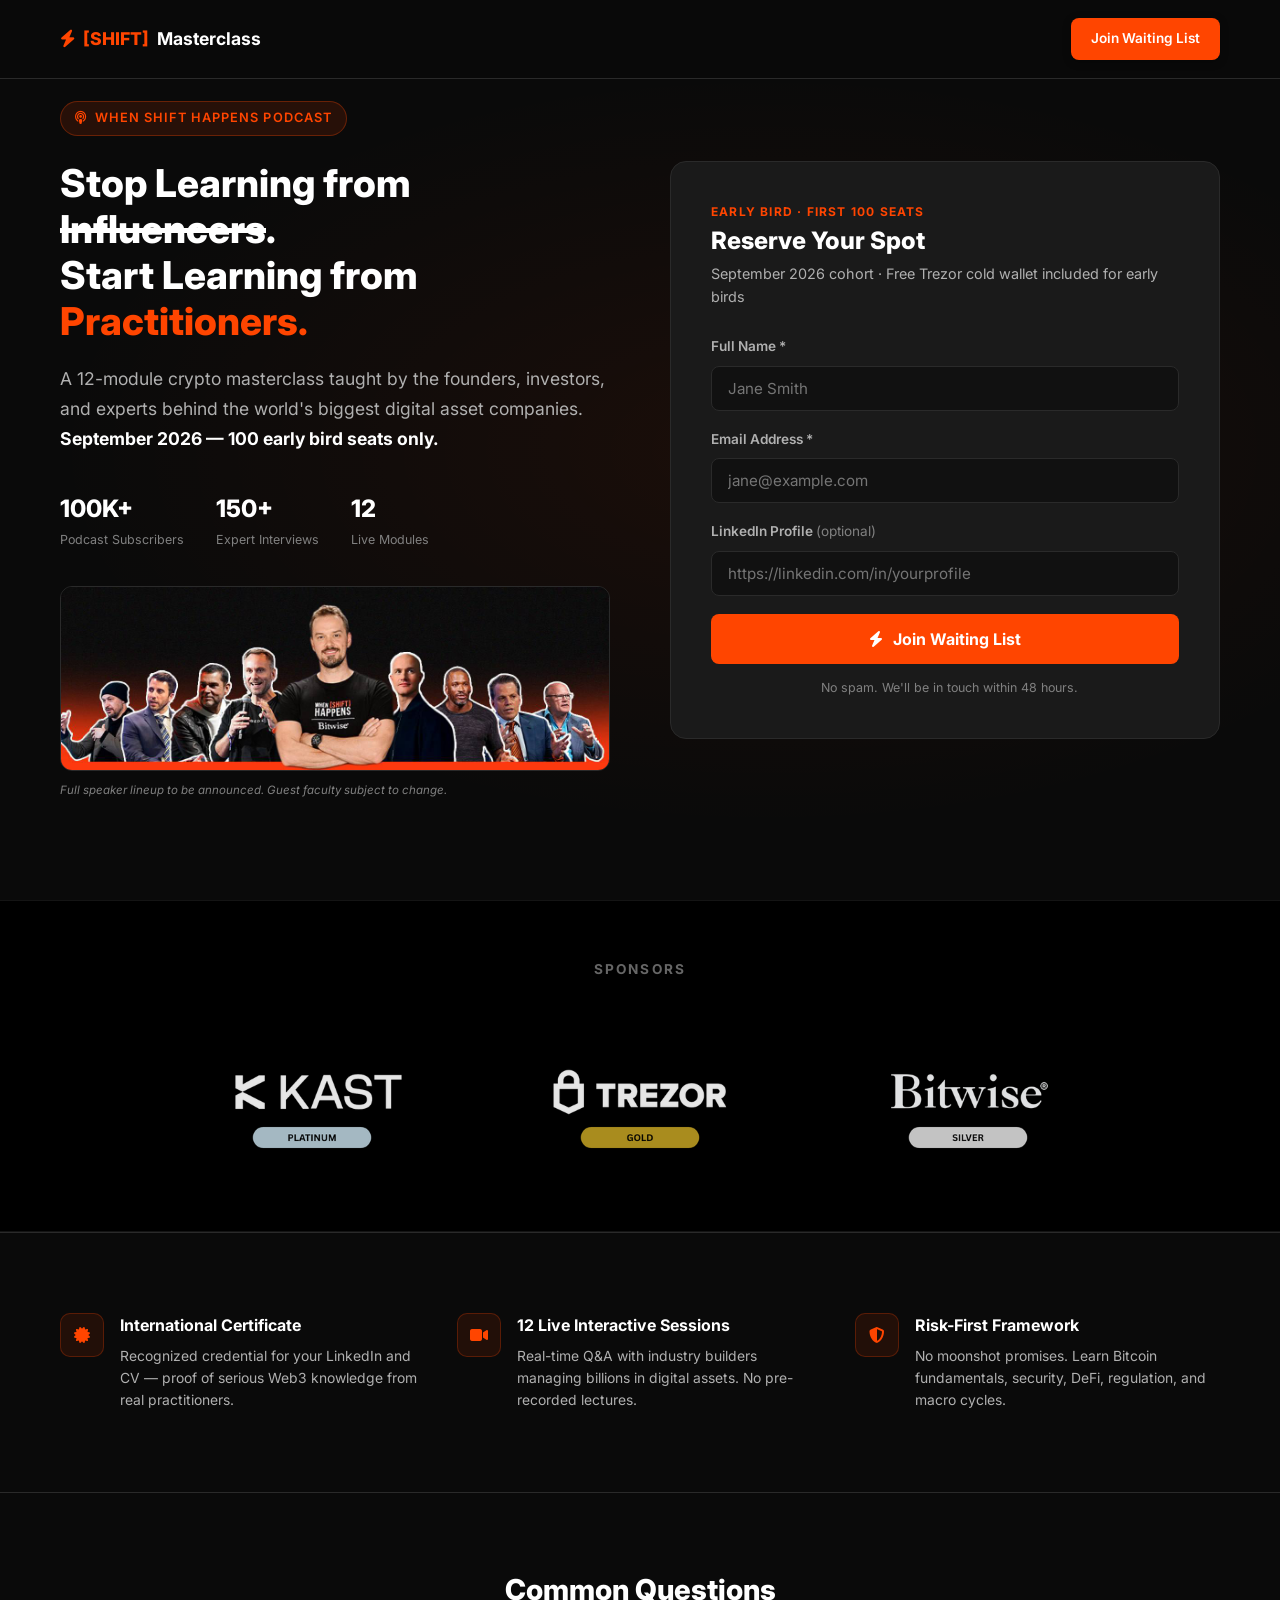
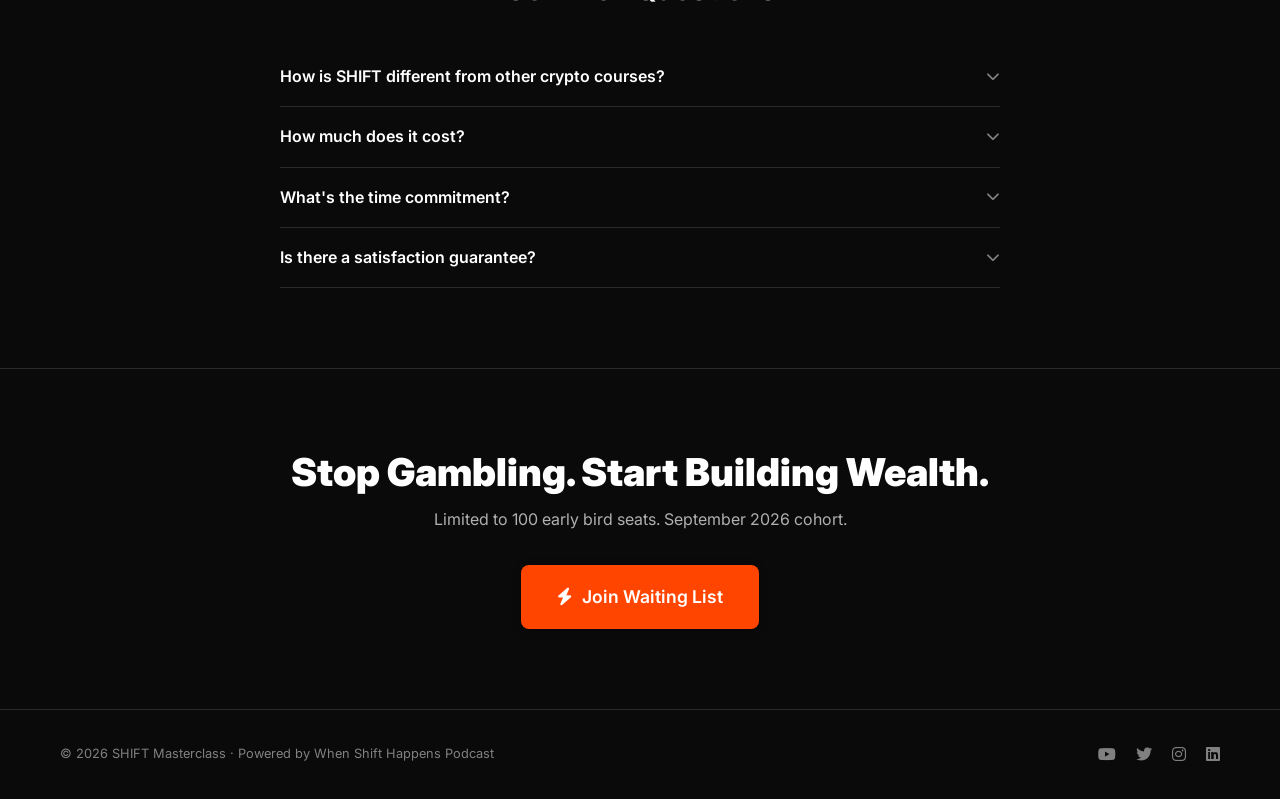
<file: waitlist.html>
<!DOCTYPE html>
<html lang="en">
<head>
    <meta charset="UTF-8">
    <meta name="viewport" content="width=device-width, initial-scale=1.0">
    <title>SHIFT Masterclass — Join the Waiting List</title>
    <meta name="description" content="Stop learning from influencers. Start learning from practitioners. Premium crypto education powered by the When Shift Happens podcast. Join the waiting list today.">
    <link rel="stylesheet" href="css/style.css">
    <link rel="stylesheet" href="https://cdnjs.cloudflare.com/ajax/libs/font-awesome/6.4.0/css/all.min.css">
    <link rel="preconnect" href="https://fonts.googleapis.com">
    <link rel="preconnect" href="https://fonts.gstatic.com" crossorigin>
    <link href="https://fonts.googleapis.com/css2?family=Inter:wght@300;400;500;600;700;800;900&display=swap" rel="stylesheet">
    <style>
        /* ── Minimal nav ── */
        .wl-nav {
            position: fixed;
            top: 0; left: 0; right: 0;
            z-index: 100;
            background: rgba(10,10,10,0.92);
            backdrop-filter: blur(8px);
            border-bottom: 1px solid var(--border-color);
            padding: 18px 0;
        }
        .wl-nav .container {
            display: flex;
            align-items: center;
            justify-content: space-between;
        }
        .wl-nav .logo {
            font-size: 1.1rem;
            font-weight: 700;
            display: flex;
            align-items: center;
            gap: 8px;
            color: var(--text-primary);
        }
        .wl-nav .logo i { color: var(--accent-color); }

        /* ── Hero two-column layout ── */
        .wl-hero {
            min-height: 100vh;
            padding-top: 100px;
            display: flex;
            align-items: center;
            background: radial-gradient(ellipse 80% 60% at 60% 50%, rgba(255,69,0,0.07) 0%, transparent 70%);
        }
        .wl-hero .container {
            width: 100%;
        }
        .wl-hero__grid {
            display: grid;
            grid-template-columns: 1fr 1fr;
            gap: 60px;
            align-items: center;
        }
        .wl-hero__badge {
            display: inline-flex;
            align-items: center;
            gap: 8px;
            background: rgba(255,69,0,0.12);
            border: 1px solid rgba(255,69,0,0.3);
            color: var(--accent-color);
            font-size: 0.8rem;
            font-weight: 600;
            letter-spacing: 0.08em;
            text-transform: uppercase;
            padding: 6px 14px;
            border-radius: 50px;
            margin-bottom: 24px;
        }
        .wl-hero__title {
            font-size: clamp(1.6rem, 3vw, 2.4rem);
            font-weight: 800;
            line-height: 1.2;
            margin-bottom: 20px;
        }
        .wl-hero__subtitle {
            font-size: 1.1rem;
            color: var(--text-secondary);
            margin-bottom: 36px;
            line-height: 1.7;
        }
        .wl-hero__stats {
            display: flex;
            gap: 32px;
            margin-bottom: 36px;
        }
        .wl-hero__stat-num {
            font-size: 1.5rem;
            font-weight: 800;
            color: var(--text-primary);
        }
        .wl-hero__stat-label {
            font-size: 0.78rem;
            color: var(--text-muted);
            margin-top: 2px;
        }
        .wl-hero__speakers {
            border-radius: 12px;
            overflow: hidden;
            border: 1px solid var(--border-color);
        }
        .wl-hero__speakers img {
            width: 100%;
            display: block;
        }
        .wl-hero__speaker-note {
            font-size: 0.72rem;
            color: var(--text-muted);
            margin: 10px 0 0;
            font-style: italic;
        }

        /* ── Form card ── */
        .wl-form-card {
            background: var(--card-bg);
            border: 1px solid var(--border-color);
            border-radius: 16px;
            padding: 40px;
        }
        .wl-form-card__eyebrow {
            font-size: 0.75rem;
            font-weight: 700;
            letter-spacing: 0.1em;
            text-transform: uppercase;
            color: var(--accent-color);
            margin-bottom: 6px;
        }
        .wl-form-card__title {
            font-size: 1.5rem;
            font-weight: 800;
            margin-bottom: 6px;
        }
        .wl-form-card__sub {
            font-size: 0.9rem;
            color: var(--text-secondary);
            margin-bottom: 28px;
        }
        .wl-form-card .form-group {
            margin-bottom: 18px;
        }
        .wl-form-card label {
            display: block;
            font-size: 0.85rem;
            font-weight: 600;
            color: var(--text-secondary);
            margin-bottom: 8px;
        }
        .wl-form-card input {
            width: 100%;
            background: #111;
            border: 1px solid var(--border-color);
            border-radius: 8px;
            padding: 12px 16px;
            color: var(--text-primary);
            font-family: var(--font-primary);
            font-size: 0.95rem;
            transition: border-color 0.2s;
            outline: none;
        }
        .wl-form-card input:focus {
            border-color: var(--accent-color);
            box-shadow: 0 0 0 3px rgba(255,69,0,0.12);
        }
        .wl-form-card input.input-error {
            border-color: #e53e3e;
        }
        .field-error {
            color: #e53e3e;
            font-size: 0.8rem;
            margin-top: 6px;
            display: none;
        }
        .wl-form-card .btn-submit {
            width: 100%;
            background: var(--accent-color);
            color: #fff;
            border: none;
            border-radius: 8px;
            padding: 15px;
            font-family: var(--font-primary);
            font-size: 1rem;
            font-weight: 700;
            cursor: pointer;
            margin-top: 8px;
            transition: background 0.2s, transform 0.1s;
            display: flex;
            align-items: center;
            justify-content: center;
            gap: 10px;
        }
        .wl-form-card .btn-submit:hover { background: var(--accent-hover); }
        .wl-form-card .btn-submit:active { transform: scale(0.99); }
        .wl-form-card .btn-submit:disabled { opacity: 0.6; cursor: not-allowed; }
        .form-trust {
            display: flex;
            align-items: center;
            gap: 8px;
            font-size: 0.78rem;
            color: var(--text-muted);
            margin-top: 14px;
            justify-content: center;
        }
        .form-trust i { color: var(--accent-color); font-size: 0.85rem; }
        .form-global-error {
            background: rgba(229,62,62,0.1);
            border: 1px solid rgba(229,62,62,0.3);
            color: #e53e3e;
            padding: 12px;
            border-radius: 8px;
            font-size: 0.85rem;
            margin-bottom: 16px;
            display: none;
        }

        /* ── Success state ── */
        .form-success {
            text-align: center;
            padding: 20px 0;
        }
        .form-success i {
            font-size: 3rem;
            color: #48bb78;
            margin-bottom: 16px;
            display: block;
        }
        .form-success h3 {
            font-size: 1.4rem;
            margin-bottom: 10px;
        }
        .form-success p {
            font-size: 0.9rem;
            color: var(--text-secondary);
            margin-bottom: 8px;
        }

        /* ── Benefits strip ── */
        .wl-benefits {
            padding: 80px 0;
            border-top: 1px solid var(--border-color);
        }
        .wl-benefits__grid {
            display: grid;
            grid-template-columns: repeat(3, 1fr);
            gap: 32px;
        }
        .wl-benefit {
            display: flex;
            gap: 16px;
            align-items: flex-start;
        }
        .wl-benefit__icon {
            width: 44px;
            height: 44px;
            flex-shrink: 0;
            background: rgba(255,69,0,0.1);
            border: 1px solid rgba(255,69,0,0.25);
            border-radius: 10px;
            display: flex;
            align-items: center;
            justify-content: center;
            color: var(--accent-color);
            font-size: 1rem;
        }
        .wl-benefit__title {
            font-size: 1rem;
            font-weight: 700;
            margin-bottom: 6px;
        }
        .wl-benefit__text {
            font-size: 0.87rem;
            color: var(--text-secondary);
            line-height: 1.6;
            margin: 0;
        }

        /* ── Sponsors ── */
        .wl-sponsors {
            padding: 48px 0;
            border-top: 1px solid var(--border-color);
            text-align: center;
        }
        .wl-sponsors__label {
            font-size: 0.75rem;
            font-weight: 600;
            letter-spacing: 0.1em;
            text-transform: uppercase;
            color: var(--text-muted);
            margin-bottom: 24px;
        }
        .wl-sponsors__logos {
            display: flex;
            align-items: center;
            justify-content: center;
            gap: 48px;
            flex-wrap: wrap;
        }
        .wl-sponsors__logos img {
            height: 28px;
            filter: brightness(0) invert(1);
            opacity: 0.45;
        }

        /* ── FAQ ── */
        .wl-faq {
            padding: 80px 0;
            border-top: 1px solid var(--border-color);
        }
        .wl-faq__title {
            font-size: 1.8rem;
            font-weight: 800;
            margin-bottom: 40px;
            text-align: center;
        }
        .wl-faq__list {
            max-width: 720px;
            margin: 0 auto;
        }
        .wl-faq__item {
            border-bottom: 1px solid var(--border-color);
        }
        .wl-faq__question {
            display: flex;
            justify-content: space-between;
            align-items: center;
            padding: 20px 0;
            cursor: pointer;
            gap: 16px;
        }
        .wl-faq__question h3 {
            font-size: 1rem;
            font-weight: 600;
            color: var(--text-primary);
            margin: 0;
        }
        .wl-faq__question i {
            color: var(--text-muted);
            font-size: 0.85rem;
            flex-shrink: 0;
            transition: transform 0.25s;
        }
        .wl-faq__item.open .wl-faq__question i {
            transform: rotate(180deg);
        }
        .wl-faq__answer {
            display: none;
            padding-bottom: 20px;
        }
        .wl-faq__item.open .wl-faq__answer {
            display: block;
        }
        .wl-faq__answer p {
            font-size: 0.92rem;
            color: var(--text-secondary);
            line-height: 1.7;
            margin: 0;
        }

        /* ── Bottom CTA ── */
        .wl-bottom-cta {
            padding: 80px 0;
            border-top: 1px solid var(--border-color);
            text-align: center;
        }
        .wl-bottom-cta h2 {
            font-size: clamp(1.6rem, 3vw, 2.4rem);
            font-weight: 900;
            margin-bottom: 12px;
        }
        .wl-bottom-cta p {
            font-size: 1rem;
            color: var(--text-secondary);
            margin-bottom: 32px;
        }

        /* ── Minimal footer ── */
        .wl-footer {
            border-top: 1px solid var(--border-color);
            padding: 32px 0;
        }
        .wl-footer .container {
            display: flex;
            justify-content: space-between;
            align-items: center;
            flex-wrap: wrap;
            gap: 16px;
        }
        .wl-footer__copy {
            font-size: 0.8rem;
            color: var(--text-muted);
            margin: 0;
        }
        .wl-footer__social {
            display: flex;
            gap: 20px;
        }
        .wl-footer__social a {
            color: var(--text-muted);
            font-size: 1rem;
            transition: color 0.2s;
        }
        .wl-footer__social a:hover { color: var(--accent-color); }

        /* ── Responsive ── */
        @media (max-width: 860px) {
            .wl-hero__grid {
                grid-template-columns: 1fr;
                gap: 40px;
            }
            .wl-benefits__grid {
                grid-template-columns: 1fr;
                gap: 24px;
            }
            .wl-hero__stats {
                gap: 20px;
            }
        }
        @media (max-width: 480px) {
            .wl-form-card { padding: 28px 20px; }
            .wl-footer .container { flex-direction: column; align-items: flex-start; }
        }

        /* strikethrough */
        .strikethrough {
            text-decoration: line-through;
            text-decoration-thickness: from-font;
        }
    </style>
</head>
<body>

    <!-- Minimal Nav -->
    <nav class="wl-nav">
        <div class="container">
            <a href="#" class="logo">
                <i class="fas fa-bolt"></i>
                <span class="shift-text">[SHIFT]</span> Masterclass
            </a>
            <a href="#form" class="btn btn-primary" style="font-size:0.85rem; padding:10px 20px;">
                Join Waiting List
            </a>
        </div>
    </nav>

    <!-- Hero -->
    <section class="wl-hero">
        <div class="container">
            <div class="wl-hero__grid">

                <!-- Left: copy -->
                <div class="wl-hero__left">
                    <div class="wl-hero__badge">
                        <i class="fas fa-podcast"></i> When Shift Happens Podcast
                    </div>
                    <h1 class="wl-hero__title">
                        Stop Learning from <span class="strikethrough">Influencers</span>.<br>
                        Start Learning from <span class="shift-text">Practitioners.</span>
                    </h1>
                    <p class="wl-hero__subtitle">
                        A 12-module crypto masterclass taught by the founders, investors, and
                        experts behind the world's biggest digital asset companies.
                        <strong style="color:var(--text-primary);">September 2026 — 100 early bird seats only.</strong>
                    </p>
                    <div class="wl-hero__stats">
                        <div>
                            <div class="wl-hero__stat-num">100K+</div>
                            <div class="wl-hero__stat-label">Podcast Subscribers</div>
                        </div>
                        <div>
                            <div class="wl-hero__stat-num">150+</div>
                            <div class="wl-hero__stat-label">Expert Interviews</div>
                        </div>
                        <div>
                            <div class="wl-hero__stat-num">12</div>
                            <div class="wl-hero__stat-label">Live Modules</div>
                        </div>
                    </div>
                    <div class="wl-hero__speakers">
                        <img src="images/speakers-banner.jpg" alt="SHIFT Masterclass featured guests">
                    </div>
                    <p class="wl-hero__speaker-note">Full speaker lineup to be announced. Guest faculty subject to change.</p>
                </div>

                <!-- Right: inline form -->
                <div class="wl-form-card" id="form">
                    <div class="wl-form-card__eyebrow">Early Bird · First 100 Seats</div>
                    <h2 class="wl-form-card__title">Reserve Your Spot</h2>
                    <p class="wl-form-card__sub">September 2026 cohort · Free Trezor cold wallet included for early birds</p>

                    <div class="form-global-error" id="globalError"></div>

                    <form id="enrollmentForm">
                        <div class="form-group">
                            <label for="fullName">Full Name *</label>
                            <input type="text" id="fullName" name="fullName" placeholder="Jane Smith" required>
                            <div class="field-error" id="nameError">Please enter your full name.</div>
                        </div>
                        <div class="form-group">
                            <label for="email">Email Address *</label>
                            <input type="email" id="email" name="email" placeholder="jane@example.com" required>
                            <div class="field-error" id="emailError">Please enter a valid email address.</div>
                        </div>
                        <div class="form-group">
                            <label for="linkedin">LinkedIn Profile <span style="font-weight:400;color:var(--text-muted)">(optional)</span></label>
                            <input type="url" id="linkedin" name="linkedin" placeholder="https://linkedin.com/in/yourprofile">
                        </div>
                        <input type="hidden" name="_captcha" value="false">
                        <button type="submit" class="btn-submit" id="submitBtn">
                            <i class="fas fa-bolt"></i> Join Waiting List
                        </button>
                        <div class="form-trust">
                            <i class="fas fa-shield-check"></i>
                            No spam. We'll be in touch within 48 hours.
                        </div>
                    </form>
                </div>

            </div>
        </div>
    </section>

    <!-- Sponsors -->
    <section class="sponsors-strip">
        <div class="container">
            <h2 class="sponsors-title">Sponsors</h2>
            <div class="sponsors-logos">
                <img src="images/Kast-logo.png" alt="Kast" class="sponsor-logo">
                <img src="images/trezor-logo.png" alt="Trezor" class="sponsor-logo">
                <img src="images/Bitwise-logo.png" alt="Bitwise" class="sponsor-logo">
            </div>
        </div>
    </section>

    <!-- Benefits -->
    <section class="wl-benefits">
        <div class="container">
            <div class="wl-benefits__grid">
                <div class="wl-benefit">
                    <div class="wl-benefit__icon"><i class="fas fa-certificate"></i></div>
                    <div>
                        <div class="wl-benefit__title">International Certificate</div>
                        <p class="wl-benefit__text">Recognized credential for your LinkedIn and CV — proof of serious Web3 knowledge from real practitioners.</p>
                    </div>
                </div>
                <div class="wl-benefit">
                    <div class="wl-benefit__icon"><i class="fas fa-video"></i></div>
                    <div>
                        <div class="wl-benefit__title">12 Live Interactive Sessions</div>
                        <p class="wl-benefit__text">Real-time Q&amp;A with industry builders managing billions in digital assets. No pre-recorded lectures.</p>
                    </div>
                </div>
                <div class="wl-benefit">
                    <div class="wl-benefit__icon"><i class="fas fa-shield-alt"></i></div>
                    <div>
                        <div class="wl-benefit__title">Risk-First Framework</div>
                        <p class="wl-benefit__text">No moonshot promises. Learn Bitcoin fundamentals, security, DeFi, regulation, and macro cycles.</p>
                    </div>
                </div>
            </div>
        </div>
    </section>

    <!-- FAQ -->
    <section class="wl-faq">
        <div class="container">
            <h2 class="wl-faq__title">Common Questions</h2>
            <div class="wl-faq__list">

                <div class="wl-faq__item">
                    <div class="wl-faq__question">
                        <h3>How is SHIFT different from other crypto courses?</h3>
                        <i class="fas fa-chevron-down"></i>
                    </div>
                    <div class="wl-faq__answer">
                        <p>SHIFT is taught by <strong>industry practitioners</strong> — founders, investors, and experts managing billions in crypto — not influencers selling courses. We focus on long-term wealth building, risk management, and fundamentals, not moonshot gambling. You also receive an internationally recognized certificate.</p>
                    </div>
                </div>

                <div class="wl-faq__item">
                    <div class="wl-faq__question">
                        <h3>How much does it cost?</h3>
                        <i class="fas fa-chevron-down"></i>
                    </div>
                    <div class="wl-faq__answer">
                        <p><strong>$850 Early Bird</strong> (first 100 seats, includes a free Trezor cold wallet) or <strong>$999 regular price</strong>. Executive-level education comparable to MBA programs — quality, expert access, and career value.</p>
                    </div>
                </div>

                <div class="wl-faq__item">
                    <div class="wl-faq__question">
                        <h3>What's the time commitment?</h3>
                        <i class="fas fa-chevron-down"></i>
                    </div>
                    <div class="wl-faq__answer">
                        <p>The program runs for 2 weeks, 5 days per week with one 60–90 minute live session per day. Sessions are scheduled for professional availability (evenings/weekends). Expect 6–9 hours per week total.</p>
                    </div>
                </div>

                <div class="wl-faq__item">
                    <div class="wl-faq__question">
                        <h3>Is there a satisfaction guarantee?</h3>
                        <i class="fas fa-chevron-down"></i>
                    </div>
                    <div class="wl-faq__answer">
                        <p>Yes. If after the first two modules you feel SHIFT isn't delivering practitioner-level value, we offer a full refund. We're confident in the quality and want committed participants who benefit fully.</p>
                    </div>
                </div>

            </div>
        </div>
    </section>

    <!-- Bottom CTA -->
    <section class="wl-bottom-cta">
        <div class="container">
            <h2>Stop Gambling. Start Building Wealth.</h2>
            <p>Limited to 100 early bird seats. September 2026 cohort.</p>
            <a href="#form" class="btn btn-primary btn-large">
                <i class="fas fa-bolt"></i> Join Waiting List
            </a>
        </div>
    </section>

    <!-- Footer -->
    <footer class="wl-footer">
        <div class="container">
            <p class="wl-footer__copy">&copy; 2026 SHIFT Masterclass · Powered by When Shift Happens Podcast</p>
            <div class="wl-footer__social">
                <a href="https://www.youtube.com/@when-shift-happens" target="_blank" aria-label="YouTube"><i class="fab fa-youtube"></i></a>
                <a href="https://twitter.com/KevinWSHPod" target="_blank" aria-label="Twitter"><i class="fab fa-twitter"></i></a>
                <a href="https://www.instagram.com/kevinfollonier" target="_blank" aria-label="Instagram"><i class="fab fa-instagram"></i></a>
                <a href="https://www.linkedin.com/in/kevinfollonier" target="_blank" aria-label="LinkedIn"><i class="fab fa-linkedin"></i></a>
            </div>
        </div>
    </footer>

    <script>
    // ── FAQ accordion ──
    document.querySelectorAll('.wl-faq__question').forEach(q => {
        q.addEventListener('click', () => {
            const item = q.closest('.wl-faq__item');
            const isOpen = item.classList.contains('open');
            document.querySelectorAll('.wl-faq__item').forEach(i => i.classList.remove('open'));
            if (!isOpen) item.classList.add('open');
        });
    });

    // ── Smooth scroll for anchor links ──
    document.querySelectorAll('a[href^="#"]').forEach(a => {
        a.addEventListener('click', e => {
            const target = document.querySelector(a.getAttribute('href'));
            if (target) {
                e.preventDefault();
                target.scrollIntoView({ behavior: 'smooth', block: 'start' });
            }
        });
    });

    // ── Nav scroll effect ──
    const nav = document.querySelector('.wl-nav');
    window.addEventListener('scroll', () => {
        nav.style.borderBottomColor = window.scrollY > 40
            ? 'rgba(255,69,0,0.2)'
            : 'var(--border-color)';
    });

    // ── Form submission ──
    const form = document.getElementById('enrollmentForm');
    const submitBtn = document.getElementById('submitBtn');
    const globalError = document.getElementById('globalError');

    function showFieldError(inputId, errorId, show) {
        const input = document.getElementById(inputId);
        const error = document.getElementById(errorId);
        if (show) {
            input.classList.add('input-error');
            error.style.display = 'block';
        } else {
            input.classList.remove('input-error');
            error.style.display = 'none';
        }
    }

    form.addEventListener('submit', e => {
        e.preventDefault();
        globalError.style.display = 'none';

        const name = document.getElementById('fullName').value.trim();
        const email = document.getElementById('email').value.trim();
        const emailRe = /^[^\s@]+@[^\s@]+\.[^\s@]+$/;

        let valid = true;
        showFieldError('fullName', 'nameError', !name);
        if (!name) valid = false;

        showFieldError('email', 'emailError', !email || !emailRe.test(email));
        if (!email || !emailRe.test(email)) valid = false;

        if (!valid) return;

        submitBtn.disabled = true;
        submitBtn.innerHTML = '<i class="fas fa-spinner fa-spin"></i> Submitting…';

        const linkedin = document.getElementById('linkedin').value.trim();
        const body = new URLSearchParams({ fullName: name, email, linkedin, _captcha: 'false' }).toString();

        fetch('https://formsubmit.co/whenshifthappens.pod@gmail.com', {
            method: 'POST',
            headers: {
                'Content-Type': 'application/x-www-form-urlencoded',
                'Accept': 'text/html,application/xhtml+xml,application/xml;q=0.9,*/*;q=0.8'
            },
            body
        })
        .then(r => { if (!r.ok) throw new Error(); return r.text(); })
        .then(() => {
            document.getElementById('form').innerHTML = `
                <div class="form-success">
                    <i class="fas fa-check-circle"></i>
                    <h3>You're on the list!</h3>
                    <p>Thanks, ${name}. We'll be in touch within 48 hours at <strong>${email}</strong>.</p>
                    <p style="margin-top:16px">In the meantime, catch the podcast:
                        <a href="https://www.youtube.com/@when-shift-happens" target="_blank" style="color:var(--accent-color)">When Shift Happens</a>
                    </p>
                </div>
            `;
        })
        .catch(() => {
            submitBtn.disabled = false;
            submitBtn.innerHTML = '<i class="fas fa-bolt"></i> Join Waiting List';
            globalError.textContent = 'Something went wrong. Please try again in a moment.';
            globalError.style.display = 'block';
        });
    });
    </script>
</body>
</html>
</file>
<file: css/style.css>
/* ===================================
   SHIFT Masterclass - Main Styles
   =================================== */

/* Reset & Base Styles */
* {
    margin: 0;
    padding: 0;
    box-sizing: border-box;
}

:root {
    /* Colors */
    --primary-bg: #0a0a0a;
    --secondary-bg: #141414;
    --card-bg: #1a1a1a;
    --accent-color: #FF4500;
    --accent-hover: #FF6A33;
    --text-primary: #ffffff;
    --text-secondary: #b0b0b0;
    --text-muted: #808080;
    --border-color: #2a2a2a;
    
    /* Spacing */
    --section-padding: 100px 0;
    --container-width: 1200px;
    
    /* Typography */
    --font-primary: 'Inter', -apple-system, BlinkMacSystemFont, 'Segoe UI', sans-serif;
    
    /* Shadows */
    --shadow-sm: 0 2px 8px rgba(0, 0, 0, 0.3);
    --shadow-md: 0 4px 16px rgba(0, 0, 0, 0.4);
    --shadow-lg: 0 8px 32px rgba(0, 0, 0, 0.5);
    --glow-orange: 0 0 20px rgba(255, 69, 0, 0.3);
    
    /* Transitions */
    --transition-smooth: all 0.3s cubic-bezier(0.4, 0, 0.2, 1);
}

body {
    font-family: var(--font-primary);
    background-color: var(--primary-bg);
    color: var(--text-primary);
    line-height: 1.6;
    overflow-x: hidden;
}

/* Container */
.container {
    max-width: var(--container-width);
    margin: 0 auto;
    padding: 0 20px;
}

/* Typography */
h1, h2, h3, h4, h5, h6 {
    font-weight: 700;
    line-height: 1.2;
    margin-bottom: 1rem;
}

h1 { font-size: 3.5rem; }
h2 { font-size: 2.5rem; }
h3 { font-size: 1.75rem; }
h4 { font-size: 1.25rem; }

p {
    margin-bottom: 1rem;
    color: var(--text-secondary);
}

a {
    text-decoration: none;
    color: inherit;
    transition: var(--transition-smooth);
}

.shift-text {
    color: var(--accent-color);
    font-weight: 800;
}

.strikethrough {
    position: relative;
    display: inline-block;
}

.strikethrough::after {
    content: '';
    position: absolute;
    left: 0;
    top: 50%;
    width: 100%;
    height: 2px;
    background: #ffffff;
    transform: translateY(-50%);
}

/* Section Styles */
section {
    padding: var(--section-padding);
    position: relative;
}

.section-header {
    text-align: center;
    margin-bottom: 60px;
}

.section-badge {
    display: inline-flex;
    align-items: center;
    gap: 10px;
    background: rgba(255, 69, 0, 0.1);
    border: 1px solid var(--accent-color);
    color: var(--accent-color);
    padding: 16px 28px;
    border-radius: 50px;
    font-size: 0.9rem;
    font-weight: 600;
    margin-bottom: 20px;
    line-height: 1.4;
}

.section-title {
    font-size: 2.5rem;
    color: var(--text-primary);
    margin-bottom: 15px;
}

.section-subtitle {
    font-size: 1.15rem;
    color: var(--text-secondary);
    max-width: 700px;
    margin: 0 auto;
}

.lead {
    font-size: 1.25rem;
    color: var(--text-secondary);
    line-height: 1.7;
}

/* Buttons */
.btn {
    display: inline-flex;
    align-items: center;
    gap: 10px;
    padding: 14px 28px;
    font-size: 1rem;
    font-weight: 600;
    border: none;
    border-radius: 8px;
    cursor: pointer;
    transition: var(--transition-smooth);
    text-align: center;
    white-space: nowrap;
}

.btn-primary {
    background: var(--accent-color);
    color: var(--text-primary);
    box-shadow: var(--shadow-sm);
}

.btn-primary:hover {
    background: var(--accent-hover);
    box-shadow: var(--glow-orange);
    transform: translateY(-2px);
}

.btn-secondary {
    background: transparent;
    color: var(--text-primary);
    border: 2px solid var(--border-color);
}

.btn-secondary:hover {
    border-color: var(--accent-color);
    color: var(--accent-color);
}

.btn-large {
    padding: 18px 36px;
    font-size: 1.1rem;
}

.btn-block {
    width: 100%;
    justify-content: center;
}

/* ===================================
   NAVIGATION
   =================================== */
.navbar {
    position: fixed;
    top: 0;
    left: 0;
    right: 0;
    z-index: 1000;
    background: rgba(10, 10, 10, 0.95);
    backdrop-filter: blur(10px);
    border-bottom: 1px solid transparent;
    transition: var(--transition-smooth);
}

.navbar.scrolled {
    border-bottom-color: var(--border-color);
    box-shadow: var(--shadow-md);
}

.nav-content {
    display: flex;
    justify-content: space-between;
    align-items: center;
    padding: 20px 0;
}

.logo {
    display: flex;
    align-items: center;
    gap: 10px;
    font-size: 1.5rem;
    font-weight: 800;
}

.logo i {
    color: var(--accent-color);
}

.nav-links {
    display: flex;
    list-style: none;
    gap: 40px;
    align-items: center;
}

.nav-links a {
    color: var(--text-secondary);
    font-weight: 500;
    transition: var(--transition-smooth);
}

.nav-links a:hover {
    color: var(--accent-color);
}

.mobile-menu-toggle {
    display: none;
    flex-direction: column;
    gap: 5px;
    background: none;
    border: none;
    cursor: pointer;
}

.mobile-menu-toggle span {
    width: 25px;
    height: 3px;
    background: var(--text-primary);
    border-radius: 3px;
    transition: var(--transition-smooth);
}

/* ===================================
   HERO SECTION
   =================================== */
.hero {
    min-height: 100vh;
    display: flex;
    align-items: center;
    justify-content: center;
    padding-top: 140px;
    background: 
        radial-gradient(circle at 20% 50%, rgba(255, 69, 0, 0.1) 0%, transparent 50%),
        radial-gradient(circle at 80% 50%, rgba(255, 69, 0, 0.05) 0%, transparent 50%);
}

.hero-content {
    text-align: center;
    max-width: 900px;
    margin: 0 auto;
}

.hero-badge {
    display: inline-flex;
    align-items: center;
    gap: 10px;
    background: rgba(255, 69, 0, 0.1);
    border: 1px solid var(--accent-color);
    color: var(--accent-color);
    padding: 16px 28px;
    border-radius: 50px;
    font-size: 0.95rem;
    font-weight: 600;
    margin-bottom: 30px;
    line-height: 1.4;
}

.hero-title {
    font-size: 3.5rem;
    line-height: 1.2;
    margin-bottom: 25px;
}

.hero-guests {
    margin: 20px calc(-50vw + 50%) 0;
    width: 100vw;
    text-align: center;
    background-image: url('../images/shade-bg.jpg');
    background-repeat: repeat-x;
    background-position: center;
    background-size: auto 100%;
}

.hero-guests img {
    max-width: 100%;
    width: auto;
    height: auto;
    display: inline-block;
}

.speaker-disclaimer {
    margin-top: 10px;
    font-size: 0.75rem;
    color: rgba(255, 255, 255, 0.35);
    text-align: center;
    letter-spacing: 0.02em;
}

.hero-subtitle {
    font-size: 1.3rem;
    color: var(--text-secondary);
    line-height: 1.8;
    margin-bottom: 40px;
}

.hero-cta {
    display: flex;
    gap: 20px;
    justify-content: center;
    margin-bottom: 60px;
}

.hero-stats {
    display: flex;
    gap: 60px;
    justify-content: center;
    margin-top: 60px;
    padding-top: 60px;
    border-top: 1px solid var(--border-color);
}

.stat {
    text-align: center;
}

.stat-number {
    font-size: 2.5rem;
    font-weight: 800;
    color: var(--accent-color);
    margin-bottom: 8px;
}

.stat-label {
    font-size: 0.9rem;
    color: var(--text-muted);
    text-transform: uppercase;
    letter-spacing: 1px;
}

/* ===================================
   PROBLEM SECTION
   =================================== */
.problem {
    background: var(--secondary-bg);
}

.problem-grid {
    display: grid;
    grid-template-columns: repeat(2, 1fr);
    gap: 30px;
}

.problem-card {
    background: var(--card-bg);
    border: 1px solid var(--border-color);
    border-radius: 12px;
    padding: 35px;
    transition: var(--transition-smooth);
}

.problem-card:hover {
    border-color: var(--accent-color);
    box-shadow: var(--shadow-md);
    transform: translateY(-5px);
}

.problem-icon {
    width: 60px;
    height: 60px;
    display: flex;
    align-items: center;
    justify-content: center;
    background: rgba(255, 69, 0, 0.1);
    border-radius: 12px;
    margin-bottom: 20px;
}

.problem-icon i {
    font-size: 1.8rem;
    color: var(--accent-color);
}

.problem-card h3 {
    font-size: 1.4rem;
    margin-bottom: 12px;
}

.problem-card p {
    font-size: 1rem;
    line-height: 1.7;
}

/* ===================================
   SOLUTION SECTION
   =================================== */
.solution-content {
    display: grid;
    grid-template-columns: 1.2fr 1fr;
    gap: 60px;
    align-items: center;
}

.solution-features {
    margin-top: 30px;
    display: flex;
    flex-direction: column;
    gap: 20px;
}

.feature-item {
    display: flex;
    gap: 15px;
    align-items: flex-start;
}

.feature-item i {
    color: var(--accent-color);
    font-size: 1.5rem;
    flex-shrink: 0;
    margin-top: 3px;
}

.feature-item strong {
    color: var(--text-primary);
    display: block;
    margin-bottom: 5px;
}

.feature-item p {
    margin: 0;
    font-size: 0.95rem;
}

.solution-card {
    background: var(--card-bg);
    border: 1px solid var(--border-color);
    border-radius: 12px;
    padding: 35px;
}

.card-header {
    display: flex;
    align-items: center;
    gap: 12px;
    margin-bottom: 25px;
}

.card-header i {
    font-size: 2rem;
    color: var(--accent-color);
}

.card-header h3 {
    margin: 0;
}

.checklist {
    list-style: none;
    display: flex;
    flex-direction: column;
    gap: 15px;
}

.checklist li {
    display: flex;
    align-items: center;
    gap: 12px;
    font-size: 1rem;
    color: var(--text-secondary);
}

.checklist i {
    color: var(--accent-color);
    font-size: 1.2rem;
}

/* ===================================
   AUDIENCE SECTION
   =================================== */
.audience {
    background: var(--secondary-bg);
}

.audience-grid {
    display: grid;
    grid-template-columns: repeat(4, 1fr);
    gap: 25px;
    margin-bottom: 50px;
}

.audience-card {
    background: var(--card-bg);
    border: 1px solid var(--border-color);
    border-radius: 12px;
    padding: 30px;
    text-align: center;
    transition: var(--transition-smooth);
}

.audience-card:hover {
    border-color: var(--accent-color);
    transform: translateY(-5px);
}

.audience-card i {
    font-size: 2.5rem;
    color: var(--accent-color);
    margin-bottom: 20px;
}

.audience-card h3 {
    font-size: 1.2rem;
    margin-bottom: 12px;
}

.audience-card p {
    font-size: 0.95rem;
}

.audience-cta {
    text-align: center;
    margin-top: 50px;
}

.disclaimer {
    font-size: 0.95rem;
    color: var(--text-muted);
    font-style: italic;
    margin-bottom: 25px;
}

/* ===================================
   CURRICULUM SECTION
   =================================== */
.curriculum-grid {
    display: grid;
    grid-template-columns: repeat(3, 1fr);
    gap: 25px;
}

.module-card {
    background: var(--card-bg);
    border: 1px solid var(--border-color);
    border-radius: 12px;
    padding: 30px;
    transition: var(--transition-smooth);
    position: relative;
    overflow: hidden;
}

.module-card::before {
    content: '';
    position: absolute;
    top: 0;
    left: 0;
    width: 4px;
    height: 0;
    background: var(--accent-color);
    transition: height 0.3s ease;
}

.module-card:hover::before {
    height: 100%;
}

.module-card:hover {
    border-color: var(--accent-color);
    transform: translateY(-5px);
}

.module-number {
    position: absolute;
    top: 15px;
    right: 15px;
    font-size: 2rem;
    font-weight: 800;
    color: rgba(255, 69, 0, 0.2);
}

.module-icon {
    width: 50px;
    height: 50px;
    display: flex;
    align-items: center;
    justify-content: center;
    background: rgba(255, 69, 0, 0.1);
    border-radius: 10px;
    margin-bottom: 20px;
}

.module-icon i {
    font-size: 1.5rem;
    color: var(--accent-color);
}

.module-card h3 {
    font-size: 1.3rem;
    margin-bottom: 12px;
}

.module-card p {
    font-size: 0.95rem;
}

/* ===================================
   BENEFITS SECTION
   =================================== */
.benefits {
    background: var(--secondary-bg);
}

.benefits-grid {
    display: grid;
    grid-template-columns: repeat(3, 1fr);
    gap: 30px;
}

.benefit-card {
    background: var(--card-bg);
    border: 1px solid var(--border-color);
    border-radius: 12px;
    padding: 35px;
    text-align: center;
    transition: var(--transition-smooth);
}

.benefit-card:hover {
    border-color: var(--accent-color);
    transform: translateY(-5px);
    box-shadow: var(--shadow-md);
}

.benefit-icon {
    width: 70px;
    height: 70px;
    display: flex;
    align-items: center;
    justify-content: center;
    background: rgba(255, 69, 0, 0.1);
    border-radius: 50%;
    margin: 0 auto 20px;
}

.benefit-icon i {
    font-size: 2rem;
    color: var(--accent-color);
}

.benefit-card h3 {
    font-size: 1.3rem;
    margin-bottom: 12px;
}

.benefit-card p {
    font-size: 0.95rem;
}

/* ===================================
   PODCAST SHOWCASE SECTION - NEW
   =================================== */
.podcast-showcase {
    background: 
        radial-gradient(circle at 50% 0%, rgba(255, 69, 0, 0.08) 0%, transparent 60%),
        var(--primary-bg);
    position: relative;
}

.podcast-stats {
    display: flex;
    justify-content: center;
    gap: 60px;
    margin: 50px 0;
    padding: 40px 0;
    border-top: 1px solid var(--border-color);
    border-bottom: 1px solid var(--border-color);
}

.podcast-stat {
    display: flex;
    align-items: center;
    gap: 20px;
}

.stat-icon {
    width: 60px;
    height: 60px;
    display: flex;
    align-items: center;
    justify-content: center;
    background: rgba(255, 69, 0, 0.1);
    border: 2px solid var(--accent-color);
    border-radius: 50%;
    font-size: 1.8rem;
    color: var(--accent-color);
}

.stat-content {
    text-align: left;
}

.podcast-stat .stat-number {
    font-size: 2.2rem;
    font-weight: 800;
    color: var(--accent-color);
    line-height: 1;
    margin-bottom: 5px;
}

.podcast-stat .stat-label {
    font-size: 0.9rem;
    color: var(--text-muted);
    text-transform: uppercase;
    letter-spacing: 1px;
}

/* YouTube Preview */
.youtube-preview {
    margin: 50px 0;
    max-width: 900px;
    margin-left: auto;
    margin-right: auto;
}

.youtube-embed {
    position: relative;
    width: 100%;
    padding-top: 56.25%; /* 16:9 aspect ratio */
    border-radius: 16px;
    overflow: hidden;
    box-shadow: var(--shadow-lg);
    border: 2px solid var(--border-color);
    transition: var(--transition-smooth);
}

.youtube-embed:hover {
    border-color: var(--accent-color);
    box-shadow: var(--glow-orange);
}

.youtube-embed iframe {
    position: absolute;
    top: 0;
    left: 0;
    width: 100%;
    height: 100%;
    border: none;
}

.youtube-frame {
    position: relative;
    width: 100%;
    border-radius: 16px;
    overflow: hidden;
    box-shadow: var(--shadow-lg);
    border: 2px solid var(--border-color);
    transition: var(--transition-smooth);
}

.youtube-frame:hover {
    border-color: var(--accent-color);
    box-shadow: var(--glow-orange);
    transform: scale(1.02);
}

.youtube-frame img {
    width: 100%;
    height: auto;
    display: block;
}

.play-overlay {
    position: absolute;
    top: 0;
    left: 0;
    right: 0;
    bottom: 0;
    display: flex;
    align-items: center;
    justify-content: center;
    background: rgba(0, 0, 0, 0.3);
    backdrop-filter: blur(2px);
    opacity: 0;
    transition: var(--transition-smooth);
}

.youtube-frame:hover .play-overlay {
    opacity: 1;
}

.play-button {
    width: 80px;
    height: 80px;
    display: flex;
    align-items: center;
    justify-content: center;
    background: var(--accent-color);
    border-radius: 50%;
    font-size: 2.5rem;
    color: white;
    transition: var(--transition-smooth);
    box-shadow: var(--glow-orange);
}

.play-button:hover {
    background: var(--accent-hover);
    transform: scale(1.1);
}

/* Episodes Section */
.episodes-header {
    text-align: center;
    margin: 60px 0 40px;
}

.episodes-header h3 {
    font-size: 2rem;
    color: var(--text-primary);
}

.episodes-grid {
    display: grid;
    grid-template-columns: repeat(3, 1fr);
    gap: 25px;
    margin-bottom: 50px;
}

.episode-card {
    background: var(--card-bg);
    border: 1px solid var(--border-color);
    border-radius: 12px;
    overflow: hidden;
    transition: var(--transition-smooth);
    cursor: pointer;
}

.episode-card:hover {
    border-color: var(--accent-color);
    transform: translateY(-8px);
    box-shadow: var(--shadow-lg);
}

.episode-thumbnail {
    position: relative;
    width: 100%;
    padding-top: 56.25%; /* 16:9 aspect ratio */
    overflow: hidden;
    background: var(--secondary-bg);
}

.episode-thumbnail img {
    position: absolute;
    top: 0;
    left: 0;
    width: 100%;
    height: 100%;
    object-fit: cover;
    transition: var(--transition-smooth);
}

.episode-card:hover .episode-thumbnail img {
    transform: scale(1.05);
}

.episode-views {
    position: absolute;
    bottom: 10px;
    right: 10px;
    background: rgba(0, 0, 0, 0.8);
    padding: 6px 12px;
    border-radius: 6px;
    font-size: 0.85rem;
    color: var(--text-primary);
    display: flex;
    align-items: center;
    gap: 6px;
}

.episode-views i {
    color: var(--accent-color);
}

.episode-info {
    padding: 20px;
}

.episode-info h4 {
    font-size: 1.1rem;
    color: var(--text-primary);
    margin-bottom: 8px;
    line-height: 1.4;
}

.episode-guest {
    font-size: 0.9rem;
    color: var(--text-muted);
    margin: 0;
}

/* Podcast CTA */
.podcast-cta {
    text-align: center;
    margin-top: 60px;
    padding-top: 50px;
    border-top: 1px solid var(--border-color);
}

.podcast-tagline {
    font-size: 1.3rem;
    color: var(--text-secondary);
    margin-bottom: 30px;
}

.podcast-tagline strong {
    color: var(--text-primary);
}

/* ===================================
   ENROLLMENT SECTION
   =================================== */
.enrollment {
    background: var(--secondary-bg);
}

.enrollment-content {
    display: grid;
    grid-template-columns: 1fr 1fr;
    gap: 60px;
    align-items: start;
}

.enrollment-features {
    display: flex;
    flex-wrap: wrap;
    gap: 15px;
    margin: 30px 0;
}

.feature-badge {
    display: flex;
    align-items: center;
    gap: 10px;
    background: var(--card-bg);
    border: 1px solid var(--border-color);
    padding: 12px 20px;
    border-radius: 8px;
    font-size: 0.95rem;
    color: var(--text-secondary);
}

.feature-badge i {
    color: var(--accent-color);
    font-size: 1.2rem;
}

.pricing-note {
    display: flex;
    gap: 12px;
    padding: 20px;
    background: rgba(255, 69, 0, 0.05);
    border: 1px solid rgba(255, 69, 0, 0.2);
    border-radius: 8px;
    margin-top: 30px;
}

.pricing-note i {
    color: var(--accent-color);
    font-size: 1.2rem;
    flex-shrink: 0;
    margin-top: 2px;
}

.pricing-note p {
    margin: 0;
    font-size: 0.95rem;
}

/* Form Styles */
.form-card {
    background: var(--card-bg);
    border: 1px solid var(--border-color);
    border-radius: 12px;
    padding: 40px;
    box-shadow: var(--shadow-md);
}

.form-card h3 {
    font-size: 1.8rem;
    margin-bottom: 30px;
    text-align: center;
}

.form-group {
    margin-bottom: 25px;
}

.form-group label {
    display: block;
    margin-bottom: 8px;
    font-weight: 600;
    color: var(--text-primary);
    font-size: 0.95rem;
}

.form-group input,
.form-group select,
.form-group textarea {
    width: 100%;
    padding: 12px 16px;
    background: var(--secondary-bg);
    border: 1px solid var(--border-color);
    border-radius: 8px;
    color: var(--text-primary);
    font-family: inherit;
    font-size: 1rem;
    transition: var(--transition-smooth);
}

.form-group input:focus,
.form-group select:focus,
.form-group textarea:focus {
    outline: none;
    border-color: var(--accent-color);
    box-shadow: 0 0 0 3px rgba(255, 69, 0, 0.1);
}

.form-group textarea {
    resize: vertical;
    min-height: 100px;
}

.form-note {
    text-align: center;
    font-size: 0.85rem;
    color: var(--text-muted);
    margin-top: 15px;
}

/* ===================================
   FAQ SECTION
   =================================== */
.faq-container {
    max-width: 800px;
    margin: 0 auto;
}

.faq-item {
    background: var(--card-bg);
    border: 1px solid var(--border-color);
    border-radius: 12px;
    margin-bottom: 15px;
    overflow: hidden;
    transition: var(--transition-smooth);
}

.faq-item:hover {
    border-color: var(--accent-color);
}

.faq-question {
    display: flex;
    justify-content: space-between;
    align-items: center;
    padding: 25px 30px;
    cursor: pointer;
    transition: var(--transition-smooth);
}

.faq-question:hover {
    background: rgba(255, 69, 0, 0.05);
}

.faq-question h3 {
    font-size: 1.15rem;
    margin: 0;
    color: var(--text-primary);
}

.faq-question i {
    font-size: 1.2rem;
    color: var(--accent-color);
    transition: transform 0.3s ease;
}

.faq-item.active .faq-question i {
    transform: rotate(180deg);
}

.faq-answer {
    max-height: 0;
    overflow: hidden;
    transition: max-height 0.4s ease, padding 0.4s ease;
}

.faq-item.active .faq-answer {
    max-height: 500px;
    padding: 0 30px 25px;
}

.faq-answer p {
    margin: 0;
    line-height: 1.8;
    font-size: 1rem;
}

.faq-answer strong {
    color: var(--text-primary);
}

/* ===================================
   SPONSORS STRIP
   =================================== */
.sponsors-strip {
    background: #000;
    padding: 60px 0;
    text-align: center;
    border-top: 1px solid rgba(255,255,255,0.08);
    border-bottom: 1px solid rgba(255,255,255,0.08);
}

.sponsors-title {
    font-size: 0.85rem;
    font-weight: 700;
    letter-spacing: 0.15em;
    text-transform: uppercase;
    color: rgba(255,255,255,0.4);
    margin-bottom: 36px;
}

.sponsors-logos {
    display: flex;
    align-items: center;
    justify-content: center;
    gap: 48px;
    flex-wrap: nowrap;
}

.sponsor-logo {
    height: 158px;
    width: auto;
    max-width: 280px;
    object-fit: contain;
    opacity: 0.9;
    transition: opacity 0.2s ease;
    flex-shrink: 1;
}

.sponsor-logo:hover {
    opacity: 1;
}

@media (max-width: 768px) {
    .sponsors-logos {
        flex-direction: column;
        gap: 36px;
    }
    .sponsor-logo {
        height: 120px;
        max-width: 240px;
    }
}

/* ===================================
   FINAL CTA SECTION
   =================================== */
.final-cta {
    background: 
        radial-gradient(circle at 50% 50%, rgba(255, 69, 0, 0.15) 0%, transparent 70%),
        var(--secondary-bg);
    text-align: center;
    padding: 120px 0;
}

.cta-title {
    font-size: 3rem;
    margin-bottom: 20px;
}

.cta-subtitle {
    font-size: 1.3rem;
    color: var(--text-secondary);
    margin-bottom: 40px;
    line-height: 1.7;
}

.cta-trust {
    display: flex;
    justify-content: center;
    gap: 40px;
    margin-top: 50px;
    padding-top: 40px;
    border-top: 1px solid var(--border-color);
}

.trust-badge {
    display: flex;
    align-items: center;
    gap: 10px;
    font-size: 0.95rem;
    color: var(--text-secondary);
}

.trust-badge i {
    color: var(--accent-color);
    font-size: 1.3rem;
}

/* ===================================
   FOOTER
   =================================== */
.footer {
    background: var(--primary-bg);
    border-top: 1px solid var(--border-color);
    padding: 60px 0 30px;
}

.footer-content {
    display: grid;
    grid-template-columns: 2fr 1fr;
    gap: 60px;
    margin-bottom: 40px;
}

.footer-brand p {
    color: var(--text-muted);
    margin: 15px 0 25px;
}

.social-links {
    display: flex;
    gap: 15px;
}

.social-links a {
    width: 40px;
    height: 40px;
    display: flex;
    align-items: center;
    justify-content: center;
    background: var(--card-bg);
    border: 1px solid var(--border-color);
    border-radius: 8px;
    font-size: 1.2rem;
    transition: var(--transition-smooth);
}

.social-links a:hover {
    background: var(--accent-color);
    border-color: var(--accent-color);
    transform: translateY(-3px);
}

.footer-links {
    display: grid;
    grid-template-columns: repeat(2, 1fr);
    gap: 40px;
}

.footer-column h4 {
    font-size: 1.1rem;
    margin-bottom: 20px;
    color: var(--text-primary);
}

.footer-column ul {
    list-style: none;
}

.footer-column li {
    margin-bottom: 12px;
}

.footer-column a {
    color: var(--text-muted);
    transition: var(--transition-smooth);
}

.footer-column a:hover {
    color: var(--accent-color);
}

.footer-bottom {
    display: flex;
    justify-content: space-between;
    align-items: center;
    padding-top: 30px;
    border-top: 1px solid var(--border-color);
}

.footer-bottom p {
    color: var(--text-muted);
    margin: 0;
    font-size: 0.9rem;
}

.footer-legal {
    display: flex;
    gap: 25px;
}

.footer-legal a {
    color: var(--text-muted);
    font-size: 0.9rem;
}

.footer-legal a:hover {
    color: var(--accent-color);
}

/* ===================================
   MODAL
   =================================== */

.modal-overlay {
    display: none;
    position: fixed;
    inset: 0;
    background: rgba(0, 0, 0, 0.85);
    z-index: 1000;
    align-items: center;
    justify-content: center;
    padding: 20px;
}

.modal-overlay.is-open {
    display: flex;
}

.modal {
    background: #141414;
    border: 1px solid var(--border-color);
    border-radius: 8px;
    padding: 48px;
    width: 100%;
    max-width: 480px;
    position: relative;
}

.modal__close {
    position: absolute;
    top: 16px;
    right: 20px;
    background: none;
    border: none;
    color: var(--text-muted);
    font-size: 1.8rem;
    cursor: pointer;
    line-height: 1;
}

.modal__close:hover {
    color: var(--text-primary);
}

.modal__title {
    font-size: 1.5rem;
    font-weight: 800;
    margin-bottom: 6px;
}

.modal__subtitle {
    font-size: 0.85rem;
    color: var(--accent-color);
    font-weight: 600;
    text-transform: uppercase;
    letter-spacing: 0.08em;
    margin-bottom: 28px;
}

/* ===================================
   PRICING SECTION
   =================================== */

.pricing {
    padding: 100px 0;
    background:
        radial-gradient(circle at 50% 50%, rgba(255, 69, 0, 0.15) 0%, transparent 70%),
        #141414;
}

.pricing-label {
    font-size: 0.75rem;
    font-weight: 700;
    letter-spacing: 0.15em;
    color: var(--accent-color);
    text-transform: uppercase;
    display: flex;
    align-items: center;
    gap: 12px;
    margin-bottom: 24px;
}

.pricing-label::before {
    content: '';
    display: block;
    width: 32px;
    height: 2px;
    background: var(--accent-color);
}

.pricing-heading {
    font-size: 3.5rem;
    font-weight: 900;
    text-transform: uppercase;
    line-height: 1.05;
    margin-bottom: 60px;
    color: var(--text-primary);
}

.pricing-cards {
    display: grid;
    grid-template-columns: 1fr 1fr;
    gap: 24px;
    max-width: 900px;
    margin: 0 auto;
}

.pricing-card {
    background: #0a0a0a;
    border: 1px solid var(--border-color);
    border-radius: 4px;
    padding: 40px;
    position: relative;
}

.pricing-card--featured {
    border-left: 3px solid var(--accent-color);
}

.pricing-card__badge {
    display: inline-block;
    background: var(--accent-color);
    color: #fff;
    font-size: 0.7rem;
    font-weight: 700;
    letter-spacing: 0.1em;
    text-transform: uppercase;
    padding: 5px 12px;
    border-radius: 2px;
    margin-bottom: 20px;
}

.pricing-card__name {
    font-size: 0.75rem;
    font-weight: 700;
    letter-spacing: 0.12em;
    text-transform: uppercase;
    color: var(--text-secondary);
    margin-bottom: 12px;
}

.pricing-card__price {
    font-size: 4rem;
    font-weight: 900;
    color: var(--text-primary);
    line-height: 1;
    margin-bottom: 6px;
}

.pricing-card__currency {
    font-size: 1.5rem;
    font-weight: 700;
    vertical-align: super;
}

.pricing-card__original {
    font-size: 0.85rem;
    color: var(--text-muted);
    text-decoration: line-through;
    margin-bottom: 28px;
}

.pricing-card__features {
    list-style: none;
    padding: 0;
    margin: 0 0 32px;
    border-top: 1px solid var(--border-color);
    padding-top: 24px;
}

.pricing-card__features li {
    display: flex;
    align-items: center;
    gap: 10px;
    padding: 10px 0;
    font-size: 0.9rem;
    color: var(--text-secondary);
    border-bottom: 1px solid var(--border-color);
}

.pricing-card__features li i.fa-check {
    color: var(--accent-color);
    font-size: 0.75rem;
}

.pricing-card__feature--excluded {
    opacity: 0.4;
}

.pricing-card__feature--excluded i {
    color: var(--text-muted) !important;
}

.pricing-card__note {
    font-size: 0.75rem;
    font-weight: 600;
    letter-spacing: 0.08em;
    text-transform: uppercase;
    color: var(--text-muted);
    margin-top: 16px;
    text-align: center;
}

.pricing-card__note i {
    color: var(--accent-color);
    margin-right: 4px;
}

@media (max-width: 768px) {
    .pricing-heading { font-size: 2.2rem; }
    .pricing-cards { grid-template-columns: 1fr; }
}

/* ===================================
   RESPONSIVE DESIGN
   =================================== */

@media (max-width: 1024px) {
    h1 { font-size: 2.5rem; }
    h2 { font-size: 2rem; }
    
    .section-title { font-size: 2rem; }
    
    .hero-title { font-size: 2.5rem; }
    
    .problem-grid,
    .curriculum-grid,
    .benefits-grid,
    .episodes-grid {
        grid-template-columns: repeat(2, 1fr);
    }
    
    .solution-content,
    .enrollment-content {
        grid-template-columns: 1fr;
        gap: 40px;
    }
    
    .audience-grid {
        grid-template-columns: repeat(2, 1fr);
    }
    
    .podcast-stats {
        gap: 40px;
    }
}

@media (max-width: 768px) {
    /* Navigation */
    .nav-links {
        position: fixed;
        top: 70px;
        left: 0;
        right: 0;
        flex-direction: column;
        background: rgba(10, 10, 10, 0.98);
        backdrop-filter: blur(10px);
        padding: 20px;
        gap: 20px;
        transform: translateY(-100%);
        opacity: 0;
        visibility: hidden;
        transition: all 0.3s ease;
        border-bottom: 1px solid var(--border-color);
    }
    
    .nav-links.active {
        transform: translateY(0);
        opacity: 1;
        visibility: visible;
    }
    
    .mobile-menu-toggle {
        display: flex;
    }
    
    /* Typography */
    h1 { font-size: 2rem; }
    h2 { font-size: 1.75rem; }
    
    .hero-title { font-size: 2rem; }
    .hero-subtitle { font-size: 1.1rem; }
    
    .hero-cta {
        flex-direction: column;
        gap: 15px;
    }
    
    .hero-stats {
        flex-direction: column;
        gap: 30px;
    }
    
    /* Grids */
    .problem-grid,
    .audience-grid,
    .curriculum-grid,
    .benefits-grid,
    .episodes-grid {
        grid-template-columns: 1fr;
    }
    
    .podcast-stats {
        flex-direction: column;
        gap: 30px;
        text-align: center;
    }
    
    .podcast-stat {
        flex-direction: column;
        text-align: center;
    }
    
    .stat-content {
        text-align: center;
    }
    
    .cta-trust {
        flex-direction: column;
        gap: 20px;
    }
    
    .footer-content {
        grid-template-columns: 1fr;
        gap: 40px;
    }
    
    .footer-bottom {
        flex-direction: column;
        gap: 20px;
        text-align: center;
    }
    
    .footer-legal {
        flex-direction: column;
        gap: 15px;
    }
}

@media (max-width: 480px) {
    :root {
        --section-padding: 60px 0;
    }
    
    h1 { font-size: 1.75rem; }
    h2 { font-size: 1.5rem; }
    
    .hero-title { font-size: 1.75rem; }
    
    .btn-large {
        padding: 14px 24px;
        font-size: 1rem;
    }
    
    .form-card {
        padding: 25px;
    }
}

/* ===================================
   ANIMATIONS
   =================================== */
@keyframes fadeInUp {
    from {
        opacity: 0;
        transform: translateY(30px);
    }
    to {
        opacity: 1;
        transform: translateY(0);
    }
}

.fade-in-up {
    animation: fadeInUp 0.6s ease forwards;
}

/* Success State for Forms */
.form-success {
    background: rgba(40, 167, 69, 0.1);
    border: 1px solid rgba(40, 167, 69, 0.3);
    border-radius: 8px;
    padding: 20px;
    text-align: center;
    color: #28a745;
}

.form-success i {
    font-size: 3rem;
    margin-bottom: 15px;
}

.form-error {
    color: #dc3545;
    font-size: 0.85rem;
    margin-top: 5px;
    display: none;
}

.form-group.error input,
.form-group.error select,
.form-group.error textarea {
    border-color: #dc3545;
}

.form-group.error .form-error {
    display: block;
}
</file>
